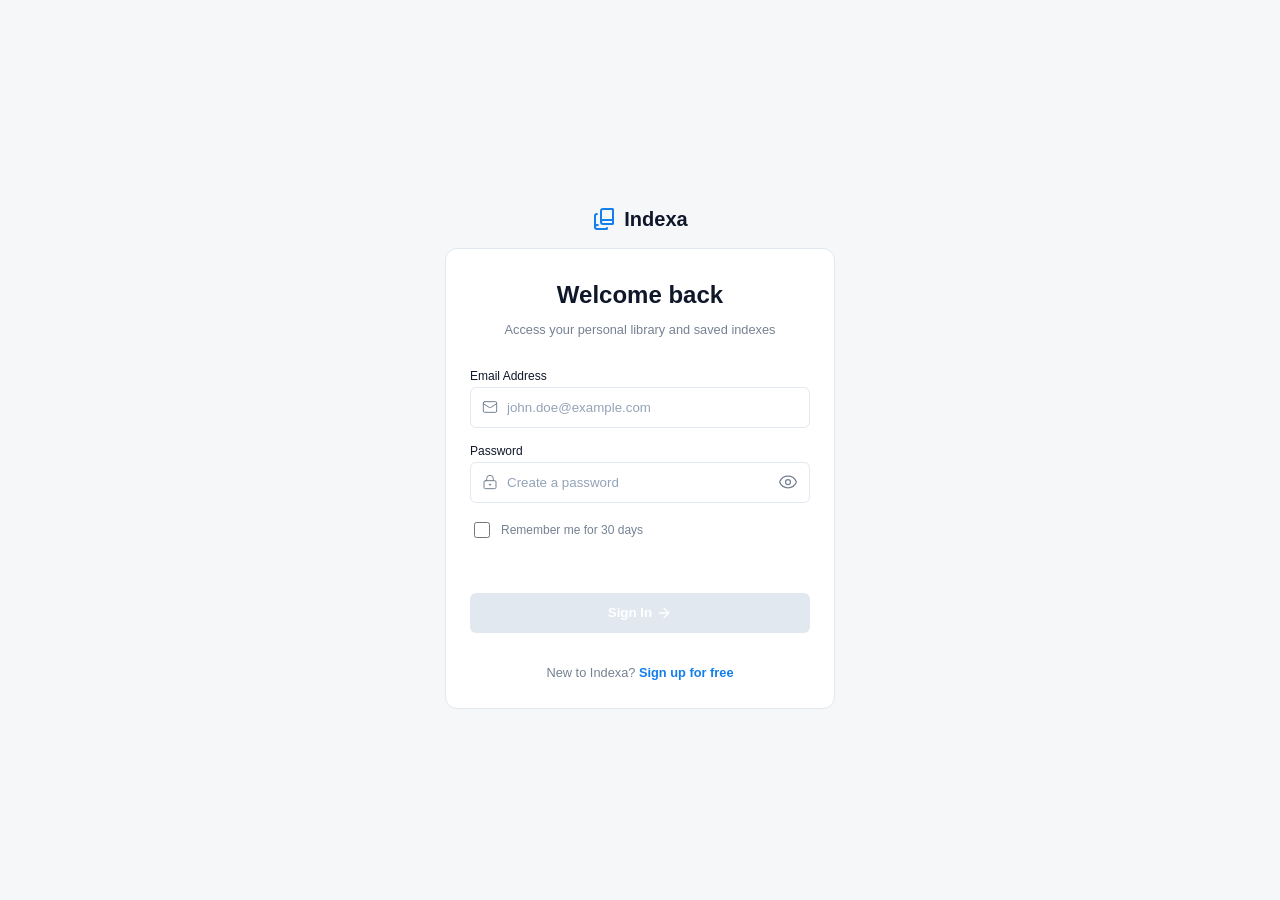
<file: index.html>
<!doctype html>
<html lang="es">
  <head>
    <meta charset="UTF-8" />
    <meta name="viewport" content="width=device-width, initial-scale=1.0" />
    <link rel="stylesheet" href="css/main.css"/>
    <link rel="stylesheet" href="css/sidebar.css"/>
    <link rel="stylesheet" href="css/home.css"/>

    <title>Indexa</title>
  </head>
  <body>
    <aside>
      <div class="topSider">
        <div class="title">  
          <svg xmlns="http://www.w3.org/2000/svg" width="32" height="32" viewBox="0 0 24 24" fill="none" stroke="currentColor" stroke-width="2.5" stroke-linecap="round" stroke-linejoin="round" class="lucide lucide-square-library-icon lucide-square-library"><rect width="18" height="18" x="3" y="3" rx="2"/><path d="M7 7v10"/><path d="M11 7v10"/><path d="m15 7 2 10"/></svg>
          <h2 id="mainTitle">Indexa</h2>
        </div>
        
        <ul>
          <li id="homeButton">
            <svg xmlns="http://www.w3.org/2000/svg" width="24" height="24" viewBox="0 0 24 24" fill="none" stroke="currentColor" stroke-width="2" stroke-linecap="round" stroke-linejoin="round" class="lucide lucide-house-icon lucide-house"><path d="M15 21v-8a1 1 0 0 0-1-1h-4a1 1 0 0 0-1 1v8"/><path d="M3 10a2 2 0 0 1 .709-1.528l7-6a2 2 0 0 1 2.582 0l7 6A2 2 0 0 1 21 10v9a2 2 0 0 1-2 2H5a2 2 0 0 1-2-2z"/></svg>
            <p>Home</p>
          </li>
          <li id="searchButton">
            <svg xmlns="http://www.w3.org/2000/svg" width="24" height="24" viewBox="0 0 24 24" fill="none" stroke="currentColor" stroke-width="2" stroke-linecap="round" stroke-linejoin="round" class="lucide lucide-search-icon lucide-search"><path d="m21 21-4.34-4.34"/><circle cx="11" cy="11" r="8"/></svg>
            <p>Search</p></li>
          <li id="libraryButton">
            <svg xmlns="http://www.w3.org/2000/svg" width="24" height="24" viewBox="0 0 24 24" fill="none" stroke="currentColor" stroke-width="2" stroke-linecap="round" stroke-linejoin="round" class="lucide lucide-library-big-icon lucide-library-big"><rect width="8" height="18" x="3" y="3" rx="1"/><path d="M7 3v18"/><path d="M20.4 18.9c.2.5-.1 1.1-.6 1.3l-1.9.7c-.5.2-1.1-.1-1.3-.6L11.1 5.1c-.2-.5.1-1.1.6-1.3l1.9-.7c.5-.2 1.1.1 1.3.6Z"/></svg>
            <p>Library</p></li>
          <li id="groupsButton">
            <svg xmlns="http://www.w3.org/2000/svg" width="24" height="24" viewBox="0 0 24 24" fill="none" stroke="currentColor" stroke-width="2" stroke-linecap="round" stroke-linejoin="round" class="lucide lucide-shapes-icon lucide-shapes"><path d="M8.3 10a.7.7 0 0 1-.626-1.079L11.4 3a.7.7 0 0 1 1.198-.043L16.3 8.9a.7.7 0 0 1-.572 1.1Z"/><rect x="3" y="14" width="7" height="7" rx="1"/><circle cx="17.5" cy="17.5" r="3.5"/></svg>
            <p>Categories</p></li>
          <hr>
          <li id="settingsButton">
            <svg xmlns="http://www.w3.org/2000/svg" width="24" height="24" viewBox="0 0 24 24" fill="none" stroke="currentColor" stroke-width="2" stroke-linecap="round" stroke-linejoin="round" class="lucide lucide-settings-icon lucide-settings"><path d="M9.671 4.136a2.34 2.34 0 0 1 4.659 0 2.34 2.34 0 0 0 3.319 1.915 2.34 2.34 0 0 1 2.33 4.033 2.34 2.34 0 0 0 0 3.831 2.34 2.34 0 0 1-2.33 4.033 2.34 2.34 0 0 0-3.319 1.915 2.34 2.34 0 0 1-4.659 0 2.34 2.34 0 0 0-3.32-1.915 2.34 2.34 0 0 1-2.33-4.033 2.34 2.34 0 0 0 0-3.831A2.34 2.34 0 0 1 6.35 6.051a2.34 2.34 0 0 0 3.319-1.915"/><circle cx="12" cy="12" r="3"/></svg>
            <p>Settings</p></li>
        </ul>
      </div>

      <div class="userContainer">
        <div class="userIcon">
            <img src="img/defaultUserIcon.jpg" alt="avatar">
        </div>
        <div class="userData">
          <p id="userDataName"></p>
          <p id="userDataEmail"></p>
        </div>
      </div>
    </aside>

    <main>
      <h1>Home</h1>
    </main>

    <script src="js/utils.js"></script>
    <script src="js/spinner.js"></script>
    <script src="js/sidebar.js"></script>
    </body>
</html>
</file>
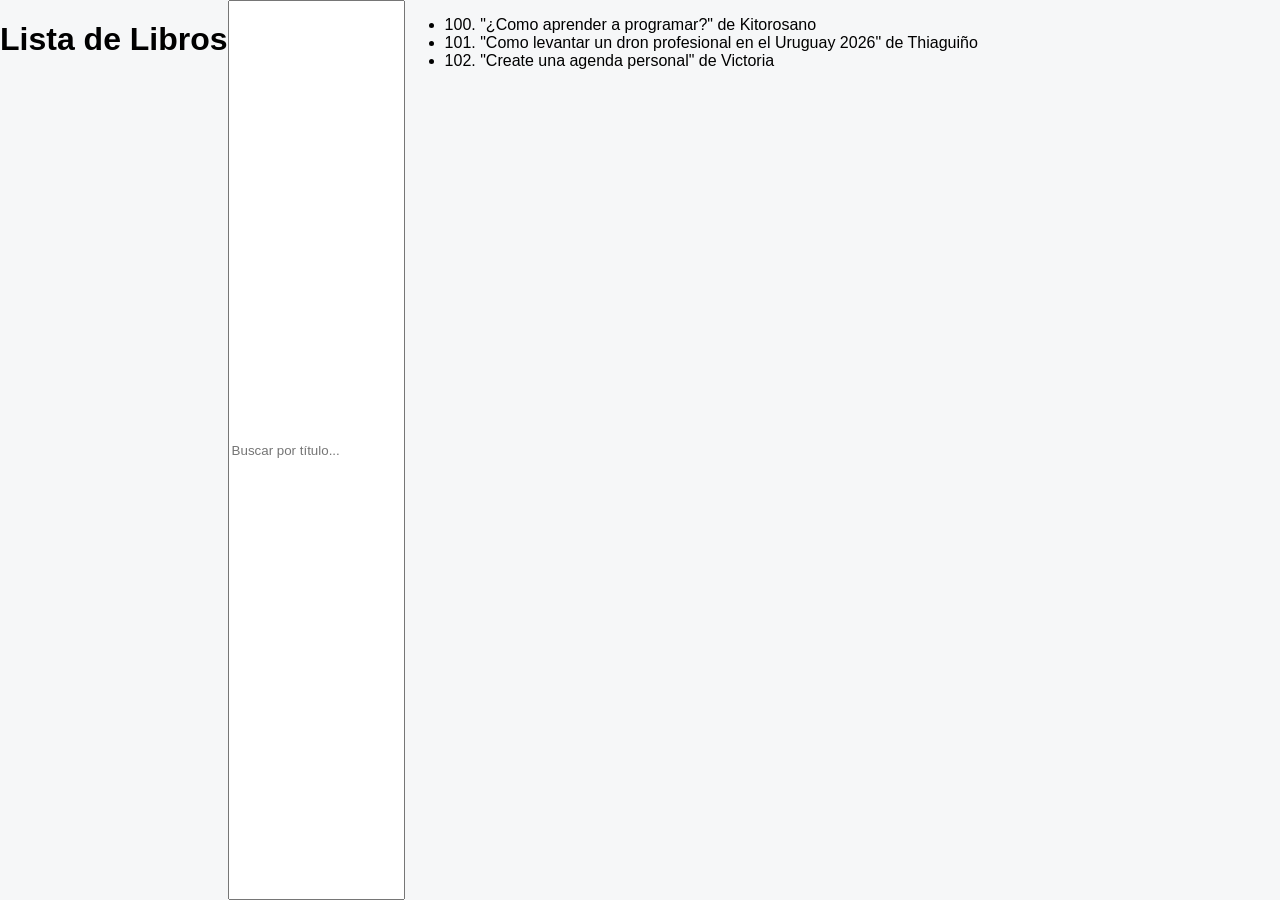
<file: books.html>
<!doctype html>
<html lang="es">
  <head>
    <meta charset="UTF-8" />
    <meta name="viewport" content="width=device-width, initial-scale=1.0" />
    <title>Indexa - My Books</title>
    <link rel="stylesheet" href="css/main.css" />
  </head>
  <body>
    <h1>Lista de Libros</h1>

    <!-- Campo de búsqueda -->
    <input type="search" name="q" placeholder="Buscar por título..." />

    <ul id="books-list">
      <!-- Los libros se insertarán aquí mediante JavaScript -->
    </ul>

    <!-- Insertar archivo JS -->
    <script src="js/books.js"></script>
  </body>
</html>
</file>
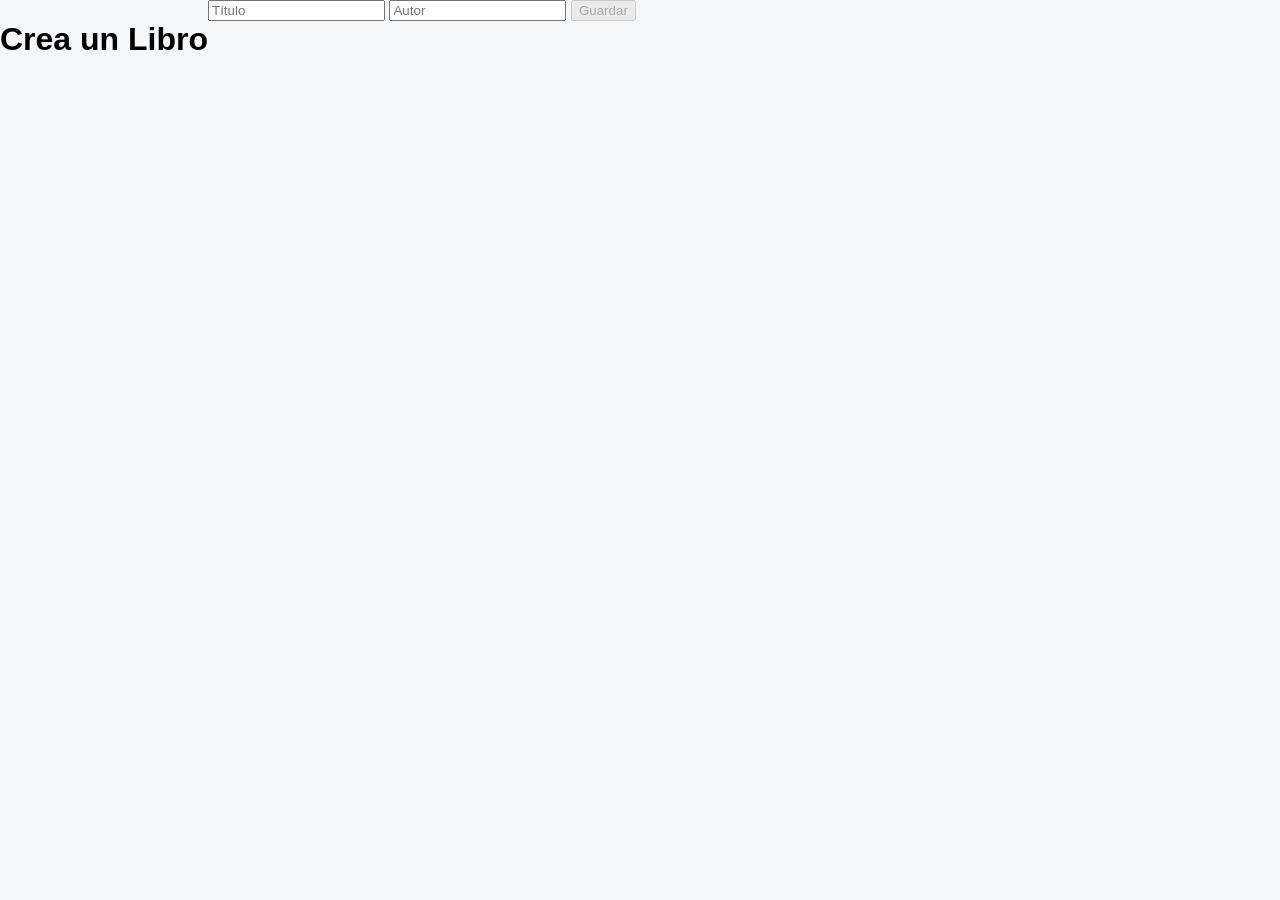
<file: create-books.html>
<!DOCTYPE html>
<html lang="en">
<head>
    <meta charset="UTF-8">
    <meta name="viewport" content="width=device-width, initial-scale=1.0">
    <title>Indexa - Create Book</title>
    <link rel="stylesheet" href="css/main.css" />
</head>
<body>
    <h1>Crea un Libro</h1>

    <form id="createBookFrom">
        <input type="text" id="title" placeholder="Título">
        <input type="text" id="author" placeholder="Autor">
        <button type="submit">Guardar</button>
    </form>

    <ul id="books-list">
      <!-- Los libros se insertarán aquí mediante JavaScript -->
    </ul>

    <script src="js/create-books.js"></script>
</body>
</html>
</file>
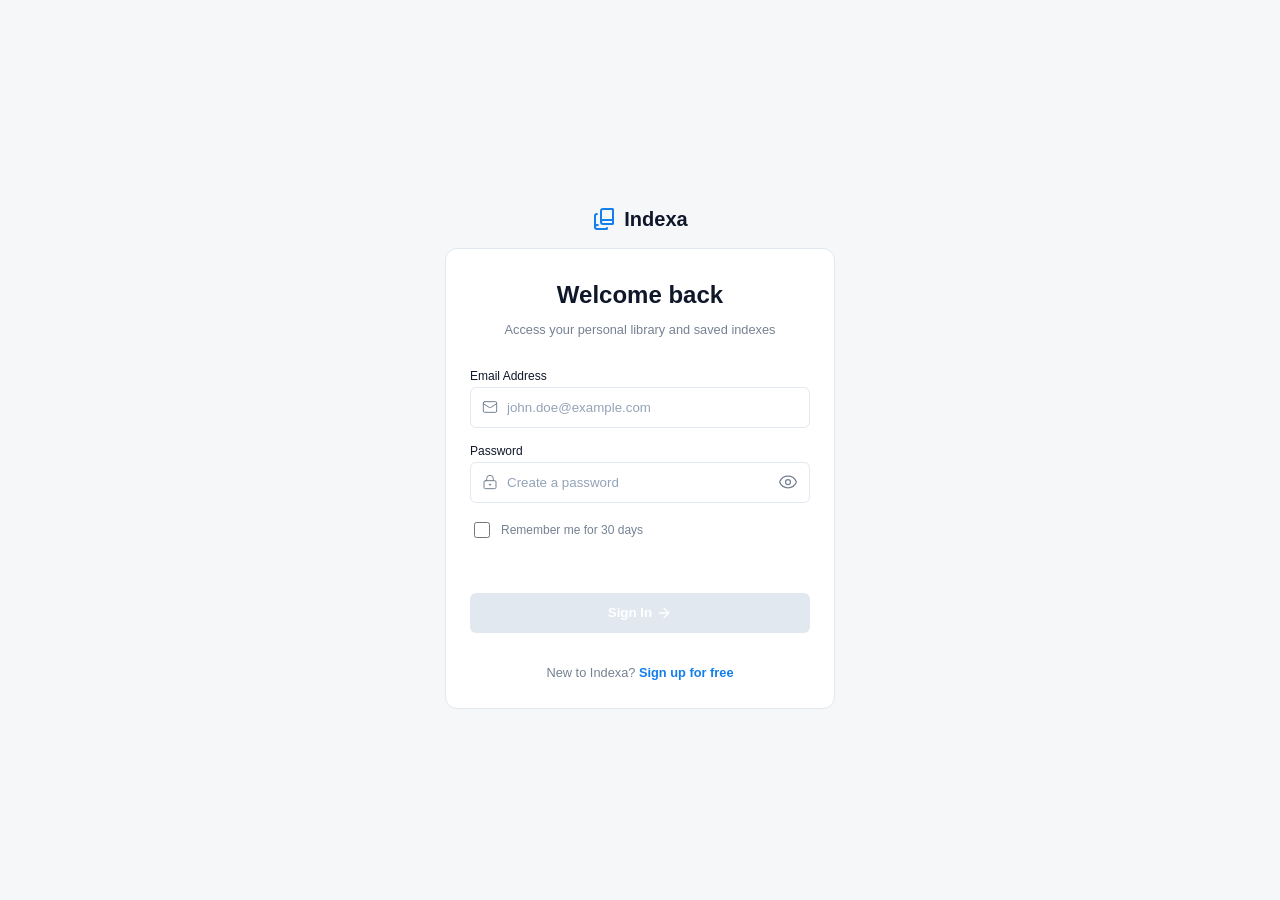
<file: groups.html>
<!doctype html>
<html lang="en">
  <head>
    <meta charset="UTF-8" />
    <meta name="viewport" content="width=device-width, initial-scale=1.0" />
    <title>Indexa - Groups</title>
    <link rel="stylesheet" href="css/main.css" />
    <link rel="stylesheet" href="css/sidebar.css" />
    <link rel="stylesheet" href="css/groups.css" />
  </head>
  <body>
    <aside>
      <div class="topSider">
        <div class="title">
          <svg
            xmlns="http://www.w3.org/2000/svg"
            width="32"
            height="32"
            viewBox="0 0 24 24"
            fill="none"
            stroke="currentColor"
            stroke-width="2.5"
            stroke-linecap="round"
            stroke-linejoin="round"
            class="lucide lucide-square-library-icon lucide-square-library"
          >
            <rect width="18" height="18" x="3" y="3" rx="2" />
            <path d="M7 7v10" />
            <path d="M11 7v10" />
            <path d="m15 7 2 10" />
          </svg>
          <h2 id="mainTitle">Indexa</h2>
        </div>

        <ul>
          <li id="homeButton">
            <svg
              xmlns="http://www.w3.org/2000/svg"
              width="24"
              height="24"
              viewBox="0 0 24 24"
              fill="none"
              stroke="currentColor"
              stroke-width="2"
              stroke-linecap="round"
              stroke-linejoin="round"
              class="lucide lucide-house-icon lucide-house"
            >
              <path d="M15 21v-8a1 1 0 0 0-1-1h-4a1 1 0 0 0-1 1v8" />
              <path
                d="M3 10a2 2 0 0 1 .709-1.528l7-6a2 2 0 0 1 2.582 0l7 6A2 2 0 0 1 21 10v9a2 2 0 0 1-2 2H5a2 2 0 0 1-2-2z"
              />
            </svg>
            <p>Home</p>
          </li>
          <li id="searchButton">
            <svg
              xmlns="http://www.w3.org/2000/svg"
              width="24"
              height="24"
              viewBox="0 0 24 24"
              fill="none"
              stroke="currentColor"
              stroke-width="2"
              stroke-linecap="round"
              stroke-linejoin="round"
              class="lucide lucide-search-icon lucide-search"
            >
              <path d="m21 21-4.34-4.34" />
              <circle cx="11" cy="11" r="8" />
            </svg>
            <p>Search</p>
          </li>
          <li id="libraryButton">
            <svg
              xmlns="http://www.w3.org/2000/svg"
              width="24"
              height="24"
              viewBox="0 0 24 24"
              fill="none"
              stroke="currentColor"
              stroke-width="2"
              stroke-linecap="round"
              stroke-linejoin="round"
              class="lucide lucide-library-big-icon lucide-library-big"
            >
              <rect width="8" height="18" x="3" y="3" rx="1" />
              <path d="M7 3v18" />
              <path
                d="M20.4 18.9c.2.5-.1 1.1-.6 1.3l-1.9.7c-.5.2-1.1-.1-1.3-.6L11.1 5.1c-.2-.5.1-1.1.6-1.3l1.9-.7c.5-.2 1.1.1 1.3.6Z"
              />
            </svg>
            <p>Library</p>
          </li>
          <li id="groupsButton">
            <svg
              xmlns="http://www.w3.org/2000/svg"
              width="24"
              height="24"
              viewBox="0 0 24 24"
              fill="none"
              stroke="currentColor"
              stroke-width="2"
              stroke-linecap="round"
              stroke-linejoin="round"
              class="lucide lucide-shapes-icon lucide-shapes"
            >
              <path
                d="M8.3 10a.7.7 0 0 1-.626-1.079L11.4 3a.7.7 0 0 1 1.198-.043L16.3 8.9a.7.7 0 0 1-.572 1.1Z"
              />
              <rect x="3" y="14" width="7" height="7" rx="1" />
              <circle cx="17.5" cy="17.5" r="3.5" />
            </svg>
            <p>Categories</p>
          </li>
          <hr />
          <li id="settingsButton">
            <svg
              xmlns="http://www.w3.org/2000/svg"
              width="24"
              height="24"
              viewBox="0 0 24 24"
              fill="none"
              stroke="currentColor"
              stroke-width="2"
              stroke-linecap="round"
              stroke-linejoin="round"
              class="lucide lucide-settings-icon lucide-settings"
            >
              <path
                d="M9.671 4.136a2.34 2.34 0 0 1 4.659 0 2.34 2.34 0 0 0 3.319 1.915 2.34 2.34 0 0 1 2.33 4.033 2.34 2.34 0 0 0 0 3.831 2.34 2.34 0 0 1-2.33 4.033 2.34 2.34 0 0 0-3.319 1.915 2.34 2.34 0 0 1-4.659 0 2.34 2.34 0 0 0-3.32-1.915 2.34 2.34 0 0 1-2.33-4.033 2.34 2.34 0 0 0 0-3.831A2.34 2.34 0 0 1 6.35 6.051a2.34 2.34 0 0 0 3.319-1.915"
              />
              <circle cx="12" cy="12" r="3" />
            </svg>
            <p>Settings</p>
          </li>
        </ul>
      </div>

      <div class="userContainer">
        <div class="userIcon">
          <img src="img/defaultUserIcon.jpg" alt="avatar" />
        </div>
        <div class="userData">
          <p id="userDataName"></p>
          <p id="userDataEmail"></p>
        </div>
      </div>
    </aside>

    <main>
      <h1>Groups</h1>
    </main>

    <script src="js/utils.js"></script>
    <script src="js/spinner.js"></script>
    <script src="js/sidebar.js"></script>
  </body>
</html>
</file>
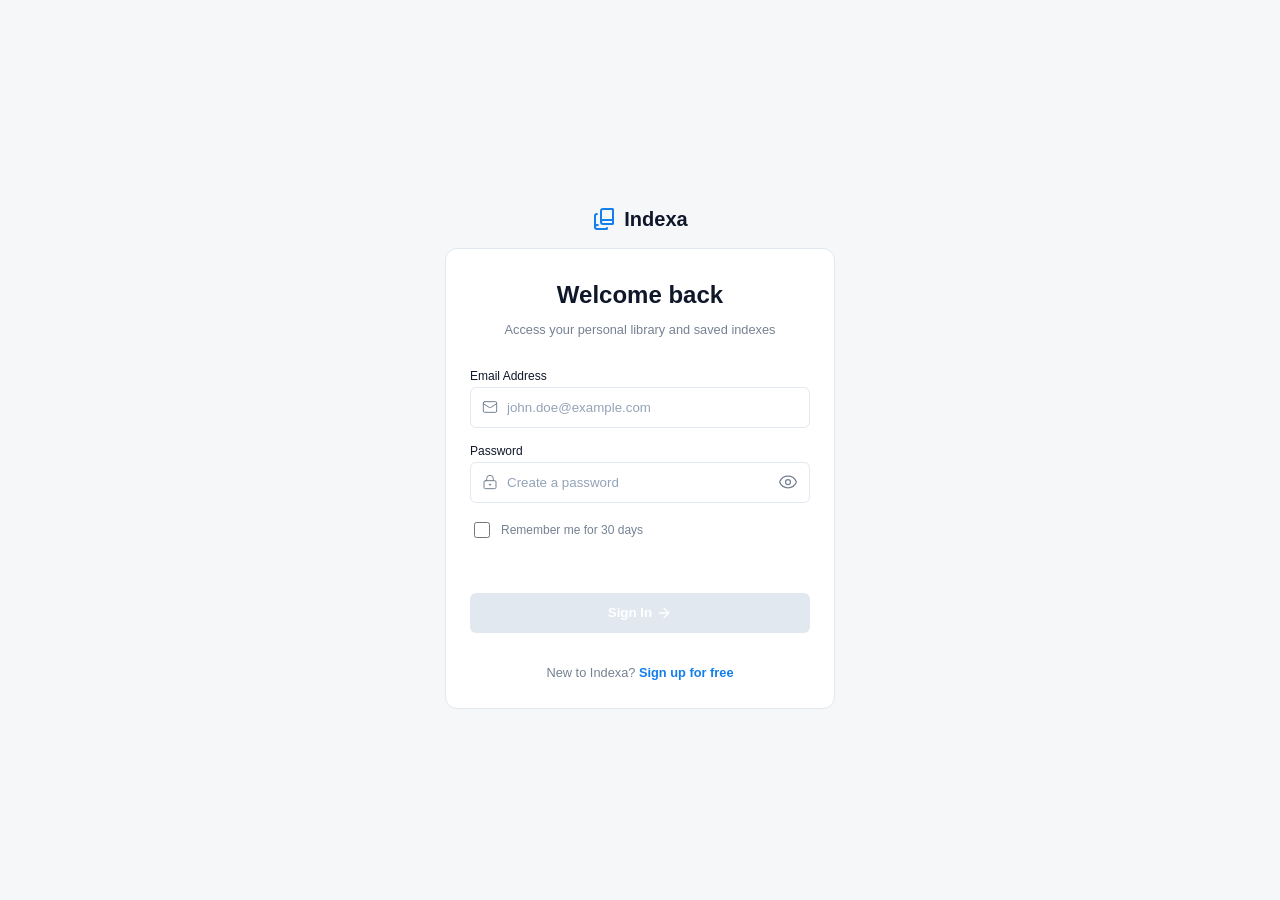
<file: library.html>
<!doctype html>
<html lang="en">
  <head>
    <meta charset="UTF-8" />
    <meta name="viewport" content="width=device-width, initial-scale=1.0" />
    <title>Indexa - Library</title>
    <link rel="stylesheet" href="css/main.css" />
    <link rel="stylesheet" href="css/sidebar.css" />
    <link rel="stylesheet" href="css/library.css" />
  </head>
  <body>
    <aside>
      <div class="topSider">
        <div class="title">
          <svg
            xmlns="http://www.w3.org/2000/svg"
            width="32"
            height="32"
            viewBox="0 0 24 24"
            fill="none"
            stroke="currentColor"
            stroke-width="2.5"
            stroke-linecap="round"
            stroke-linejoin="round"
            class="lucide lucide-square-library-icon lucide-square-library"
          >
            <rect width="18" height="18" x="3" y="3" rx="2" />
            <path d="M7 7v10" />
            <path d="M11 7v10" />
            <path d="m15 7 2 10" />
          </svg>
          <h2 id="mainTitle">Indexa</h2>
        </div>

        <ul>
          <li id="homeButton">
            <svg
              xmlns="http://www.w3.org/2000/svg"
              width="24"
              height="24"
              viewBox="0 0 24 24"
              fill="none"
              stroke="currentColor"
              stroke-width="2"
              stroke-linecap="round"
              stroke-linejoin="round"
              class="lucide lucide-house-icon lucide-house"
            >
              <path d="M15 21v-8a1 1 0 0 0-1-1h-4a1 1 0 0 0-1 1v8" />
              <path
                d="M3 10a2 2 0 0 1 .709-1.528l7-6a2 2 0 0 1 2.582 0l7 6A2 2 0 0 1 21 10v9a2 2 0 0 1-2 2H5a2 2 0 0 1-2-2z"
              />
            </svg>
            <p>Home</p>
          </li>
          <li id="searchButton">
            <svg
              xmlns="http://www.w3.org/2000/svg"
              width="24"
              height="24"
              viewBox="0 0 24 24"
              fill="none"
              stroke="currentColor"
              stroke-width="2"
              stroke-linecap="round"
              stroke-linejoin="round"
              class="lucide lucide-search-icon lucide-search"
            >
              <path d="m21 21-4.34-4.34" />
              <circle cx="11" cy="11" r="8" />
            </svg>
            <p>Search</p>
          </li>
          <li id="libraryButton">
            <svg
              xmlns="http://www.w3.org/2000/svg"
              width="24"
              height="24"
              viewBox="0 0 24 24"
              fill="none"
              stroke="currentColor"
              stroke-width="2"
              stroke-linecap="round"
              stroke-linejoin="round"
              class="lucide lucide-library-big-icon lucide-library-big"
            >
              <rect width="8" height="18" x="3" y="3" rx="1" />
              <path d="M7 3v18" />
              <path
                d="M20.4 18.9c.2.5-.1 1.1-.6 1.3l-1.9.7c-.5.2-1.1-.1-1.3-.6L11.1 5.1c-.2-.5.1-1.1.6-1.3l1.9-.7c.5-.2 1.1.1 1.3.6Z"
              />
            </svg>
            <p>Library</p>
          </li>
          <li id="groupsButton">
            <svg
              xmlns="http://www.w3.org/2000/svg"
              width="24"
              height="24"
              viewBox="0 0 24 24"
              fill="none"
              stroke="currentColor"
              stroke-width="2"
              stroke-linecap="round"
              stroke-linejoin="round"
              class="lucide lucide-shapes-icon lucide-shapes"
            >
              <path
                d="M8.3 10a.7.7 0 0 1-.626-1.079L11.4 3a.7.7 0 0 1 1.198-.043L16.3 8.9a.7.7 0 0 1-.572 1.1Z"
              />
              <rect x="3" y="14" width="7" height="7" rx="1" />
              <circle cx="17.5" cy="17.5" r="3.5" />
            </svg>
            <p>Categories</p>
          </li>
          <hr />
          <li id="settingsButton">
            <svg
              xmlns="http://www.w3.org/2000/svg"
              width="24"
              height="24"
              viewBox="0 0 24 24"
              fill="none"
              stroke="currentColor"
              stroke-width="2"
              stroke-linecap="round"
              stroke-linejoin="round"
              class="lucide lucide-settings-icon lucide-settings"
            >
              <path
                d="M9.671 4.136a2.34 2.34 0 0 1 4.659 0 2.34 2.34 0 0 0 3.319 1.915 2.34 2.34 0 0 1 2.33 4.033 2.34 2.34 0 0 0 0 3.831 2.34 2.34 0 0 1-2.33 4.033 2.34 2.34 0 0 0-3.319 1.915 2.34 2.34 0 0 1-4.659 0 2.34 2.34 0 0 0-3.32-1.915 2.34 2.34 0 0 1-2.33-4.033 2.34 2.34 0 0 0 0-3.831A2.34 2.34 0 0 1 6.35 6.051a2.34 2.34 0 0 0 3.319-1.915"
              />
              <circle cx="12" cy="12" r="3" />
            </svg>
            <p>Settings</p>
          </li>
        </ul>
      </div>

      <div class="userContainer">
        <div class="userIcon">
          <img src="img/defaultUserIcon.jpg" alt="avatar" />
        </div>
        <div class="userData">
          <p id="userDataName"></p>
          <p id="userDataEmail"></p>
        </div>
      </div>
    </aside>

    <main>
      <h1>Library</h1>
    </main>

    <script src="js/utils.js"></script>
    <script src="js/spinner.js"></script>
    <script src="js/sidebar.js"></script>
  </body>
</html>
</file>
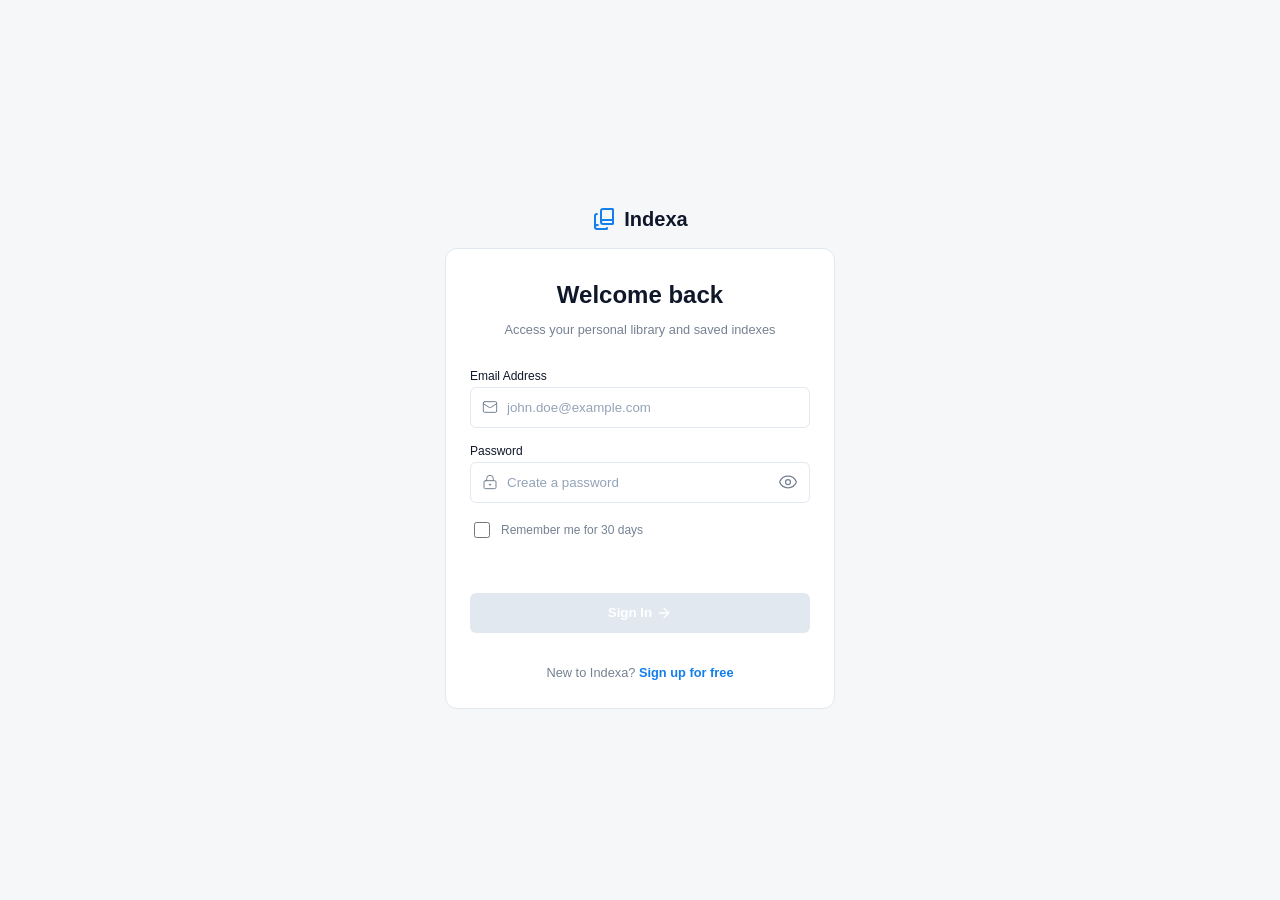
<file: login.html>
<!doctype html>
<html lang="en">
  <head>
    <meta charset="UTF-8" />
    <meta name="viewport" content="width=device-width, initial-scale=1.0" />
    <title>Indexa - Log In</title>
    <link rel="stylesheet" href="css/main.css" />
    <link rel="stylesheet" href="css/login.css" />
  </head>
  <body>
    <h2 id="indexa-title">
      <svg
        xmlns="http://www.w3.org/2000/svg"
        width="24"
        height="24"
        viewBox="0 0 24 24"
        fill="none"
        stroke="currentColor"
        stroke-width="2"
        stroke-linecap="round"
        stroke-linejoin="round"
        class="lucide lucide-book-copy-icon lucide-book-copy"
      >
        <path d="M5 7a2 2 0 0 0-2 2v11" />
        <path d="M5.803 18H5a2 2 0 0 0 0 4h9.5a.5.5 0 0 0 .5-.5V21" />
        <path
          d="M9 15V4a2 2 0 0 1 2-2h9.5a.5.5 0 0 1 .5.5v14a.5.5 0 0 1-.5.5H11a2 2 0 0 1 0-4h10"
        />
      </svg>
      Indexa
    </h2>

    <main>
      <h1>Welcome back</h1>
      <p>Access your personal library and saved indexes</p>

      <form id="loginForm">
        <label for="email">Email Address</label>
        <div class="form-input-container">
          <svg
            xmlns="http://www.w3.org/2000/svg"
            width="24"
            height="24"
            viewBox="0 0 24 24"
            fill="none"
            stroke="currentColor"
            stroke-width="2"
            stroke-linecap="round"
            stroke-linejoin="round"
            class="form-input-left-icon"
          >
            <path d="m22 7-8.991 5.727a2 2 0 0 1-2.009 0L2 7" />
            <rect x="2" y="4" width="20" height="16" rx="2" />
          </svg>
          <input
            type="email"
            id="email"
            placeholder="john.doe@example.com"
            min="6"
          />
        </div>

        <label for="password">Password</label>
        <div class="form-input-container">
          <svg
            xmlns="http://www.w3.org/2000/svg"
            width="24"
            height="24"
            viewBox="0 0 24 24"
            fill="none"
            stroke="currentColor"
            stroke-width="2"
            stroke-linecap="round"
            stroke-linejoin="round"
            class="form-input-left-icon"
          >
            <circle cx="12" cy="16" r="1" />
            <rect x="3" y="10" width="18" height="12" rx="2" />
            <path d="M7 10V7a5 5 0 0 1 10 0v3" />
          </svg>
          <input
            type="password"
            id="password"
            placeholder="Create a password"
            minlength="6"
          />
          <svg
            id="showPasswordIcon"
            xmlns="http://www.w3.org/2000/svg"
            width="24"
            height="24"
            viewBox="0 0 24 24"
            fill="none"
            stroke="currentColor"
            stroke-width="2"
            stroke-linecap="round"
            stroke-linejoin="round"
            class="form-input-right-icon"
          >
            <path
              d="M2.062 12.348a1 1 0 0 1 0-.696 10.75 10.75 0 0 1 19.876 0 1 1 0 0 1 0 .696 10.75 10.75 0 0 1-19.876 0"
            />
            <circle cx="12" cy="12" r="3" />
          </svg>
        </div>
        
        <div class="remember-me-container">
          <input type="checkbox" name="rememberMe" id="rememberMe">
          <label for="rememberMe">Remember me for 30 days</label>
        </div>

        <div id="messageContainer"></div>

        <button type="submit">
          Sign In

          <svg
            xmlns="http://www.w3.org/2000/svg"
            width="24"
            height="24"
            viewBox="0 0 24 24"
            fill="none"
            stroke="currentColor"
            stroke-width="2"
            stroke-linecap="round"
            stroke-linejoin="round"
            class="lucide lucide-arrow-right-icon lucide-arrow-right"
          >
            <path d="M5 12h14" />
            <path d="m12 5 7 7-7 7" />
          </svg>
        </button>
      </form>

      <p>
        New to Indexa?
        <a href="register.html">Sign up for free</a>
      </p>
    </main>

    <script src="js/utils.js"></script>
    <script src="js/spinner.js"></script>
    <script src="js/login.js"></script>
  </body>
</html>
</file>
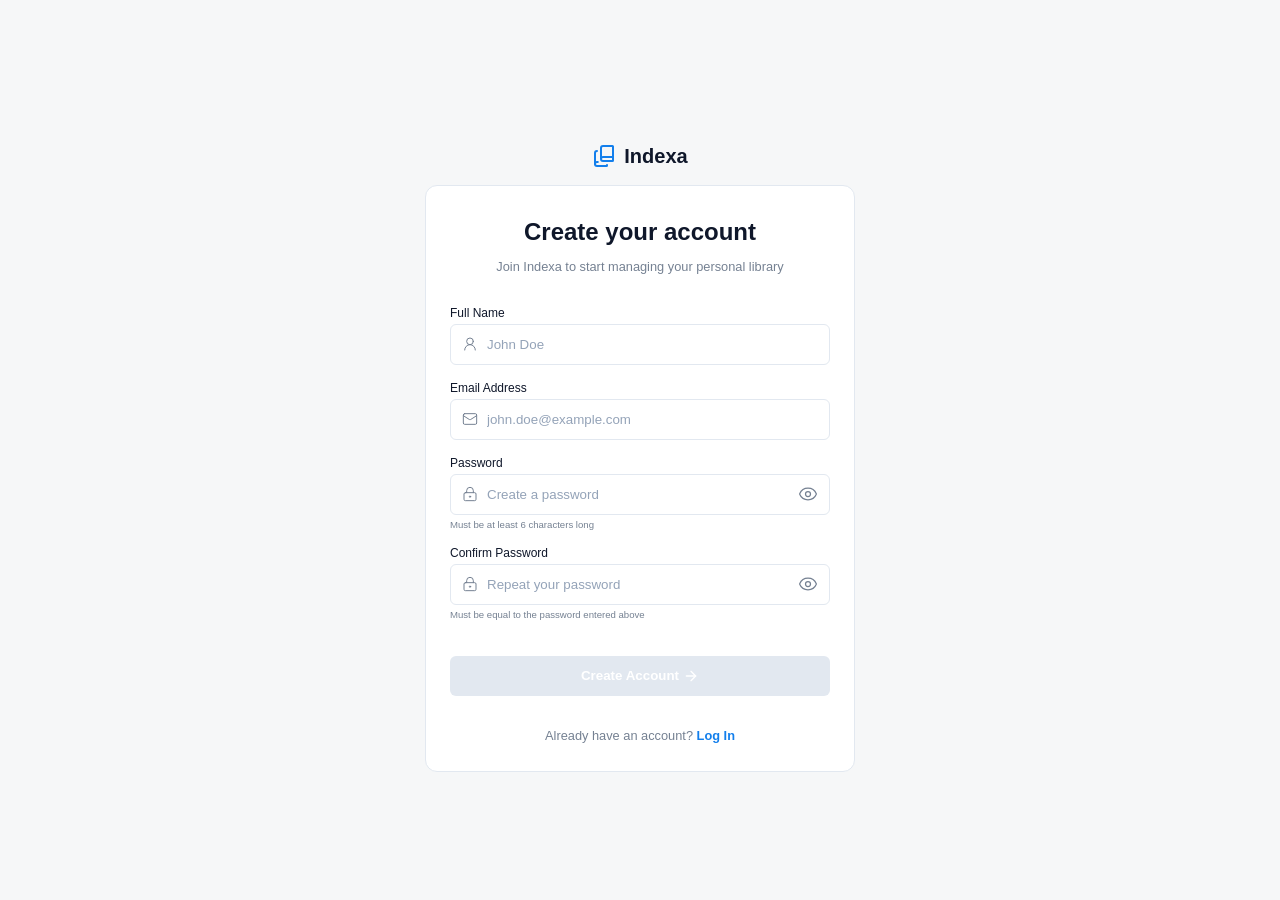
<file: register.html>
<!doctype html>
<html lang="en">
  <head>
    <meta charset="UTF-8" />
    <meta name="viewport" content="width=device-width, initial-scale=1.0" />
    <title>Indexa - Create Your account</title>
    <link rel="stylesheet" href="css/main.css" />
    <link rel="stylesheet" href="css/register.css" />
  </head>
  <body>
    <h2 id="indexa-title">
      <svg
        xmlns="http://www.w3.org/2000/svg"
        width="24"
        height="24"
        viewBox="0 0 24 24"
        fill="none"
        stroke="currentColor"
        stroke-width="2"
        stroke-linecap="round"
        stroke-linejoin="round"
        class="lucide lucide-book-copy-icon lucide-book-copy"
      >
        <path d="M5 7a2 2 0 0 0-2 2v11" />
        <path d="M5.803 18H5a2 2 0 0 0 0 4h9.5a.5.5 0 0 0 .5-.5V21" />
        <path
          d="M9 15V4a2 2 0 0 1 2-2h9.5a.5.5 0 0 1 .5.5v14a.5.5 0 0 1-.5.5H11a2 2 0 0 1 0-4h10"
        />
      </svg>
      Indexa
    </h2>
    <main>
      <h1>Create your account</h1>
      <p>Join Indexa to start managing your personal library</p>

      <form id="registerForm">
        <label for="name">Full Name</label>
        <div class="form-input-container">
          <svg
            xmlns="http://www.w3.org/2000/svg"
            width="24"
            height="24"
            viewBox="0 0 24 24"
            fill="none"
            stroke="currentColor"
            stroke-width="2"
            stroke-linecap="round"
            stroke-linejoin="round"
            class="form-input-left-icon"
          >
            <circle cx="12" cy="8" r="5" />
            <path d="M20 21a8 8 0 0 0-16 0" />
          </svg>
          <input type="text" id="name" placeholder="John Doe" />
        </div>

        <label for="email">Email Address</label>
        <div class="form-input-container">
          <svg
            xmlns="http://www.w3.org/2000/svg"
            width="24"
            height="24"
            viewBox="0 0 24 24"
            fill="none"
            stroke="currentColor"
            stroke-width="2"
            stroke-linecap="round"
            stroke-linejoin="round"
            class="form-input-left-icon"
          >
            <path d="m22 7-8.991 5.727a2 2 0 0 1-2.009 0L2 7" />
            <rect x="2" y="4" width="20" height="16" rx="2" />
          </svg>
          <input
            type="email"
            id="email"
            placeholder="john.doe@example.com"
            min="6"
          />
        </div>

        <label for="password">Password</label>
        <div class="form-input-container">
          <svg
            xmlns="http://www.w3.org/2000/svg"
            width="24"
            height="24"
            viewBox="0 0 24 24"
            fill="none"
            stroke="currentColor"
            stroke-width="2"
            stroke-linecap="round"
            stroke-linejoin="round"
            class="form-input-left-icon"
          >
            <circle cx="12" cy="16" r="1" />
            <rect x="3" y="10" width="18" height="12" rx="2" />
            <path d="M7 10V7a5 5 0 0 1 10 0v3" />
          </svg>
          <input
            type="password"
            id="password"
            placeholder="Create a password"
            minlength="6"
          />
          <svg
            id="showPasswordIcon"
            xmlns="http://www.w3.org/2000/svg"
            width="24"
            height="24"
            viewBox="0 0 24 24"
            fill="none"
            stroke="currentColor"
            stroke-width="2"
            stroke-linecap="round"
            stroke-linejoin="round"
            class="form-input-right-icon"
          >
            <path
              d="M2.062 12.348a1 1 0 0 1 0-.696 10.75 10.75 0 0 1 19.876 0 1 1 0 0 1 0 .696 10.75 10.75 0 0 1-19.876 0"
            />
            <circle cx="12" cy="12" r="3" />
          </svg>
        </div>
        <span id="passwordRequirements"
          >Must be at least 6 characters long</span
        >

        <label for="confirmPassword">Confirm Password</label>
        <div class="form-input-container">
          <svg
            xmlns="http://www.w3.org/2000/svg"
            width="24"
            height="24"
            viewBox="0 0 24 24"
            fill="none"
            stroke="currentColor"
            stroke-width="2"
            stroke-linecap="round"
            stroke-linejoin="round"
            class="form-input-left-icon"
          >
            <circle cx="12" cy="16" r="1" />
            <rect x="3" y="10" width="18" height="12" rx="2" />
            <path d="M7 10V7a5 5 0 0 1 10 0v3" />
          </svg>
          <input
            type="password"
            id="confirmPassword"
            placeholder="Repeat your password"
            minlength="6"
          />
          <svg
            id="showConfirmPasswordIcon"
            xmlns="http://www.w3.org/2000/svg"
            width="24"
            height="24"
            viewBox="0 0 24 24"
            fill="none"
            stroke="currentColor"
            stroke-width="2"
            stroke-linecap="round"
            stroke-linejoin="round"
            class="form-input-right-icon"
          >
            <path
              d="M2.062 12.348a1 1 0 0 1 0-.696 10.75 10.75 0 0 1 19.876 0 1 1 0 0 1 0 .696 10.75 10.75 0 0 1-19.876 0"
            />
            <circle cx="12" cy="12" r="3" />
          </svg>
        </div>
        <span id="passwordRequirements"
          >Must be equal to the password entered above</span
        >

        <span id="messageContainer"></span>

        <button type="submit">
          Create Account

          <svg
            xmlns="http://www.w3.org/2000/svg"
            width="24"
            height="24"
            viewBox="0 0 24 24"
            fill="none"
            stroke="currentColor"
            stroke-width="2"
            stroke-linecap="round"
            stroke-linejoin="round"
            class="lucide lucide-arrow-right-icon lucide-arrow-right"
          >
            <path d="M5 12h14" />
            <path d="m12 5 7 7-7 7" />
          </svg>
        </button>
      </form>

      <p>
        Already have an account?
        <a href="login.html">Log In</a>
      </p>
    </main>

    <script src="js/utils.js"></script>
    <script src="js/spinner.js"></script>
    <script src="js/register.js"></script>
  </body>
</html>
</file>
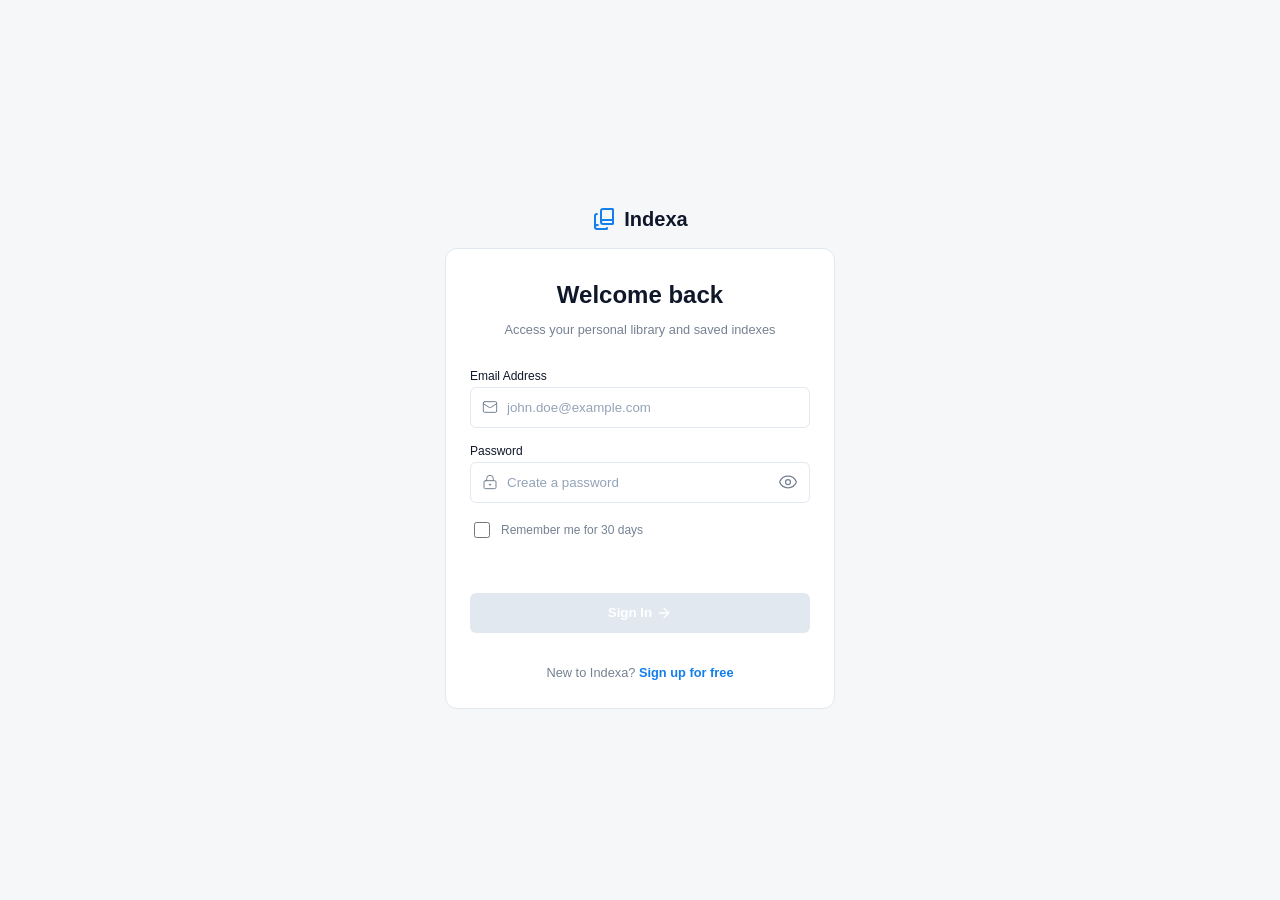
<file: search.html>
<!doctype html>
<html lang="en">
  <head>
    <meta charset="UTF-8" />
    <meta name="viewport" content="width=device-width, initial-scale=1.0" />
    <title>Indexa - Search Indexes</title>
    <link rel="stylesheet" href="css/main.css" />
    <link rel="stylesheet" href="css/sidebar.css" />
    <link rel="stylesheet" href="css/search.css" />
  </head>
  <body>
    <aside>
      <div class="topSider">
        <div class="title">
          <svg
            xmlns="http://www.w3.org/2000/svg"
            width="32"
            height="32"
            viewBox="0 0 24 24"
            fill="none"
            stroke="currentColor"
            stroke-width="2.5"
            stroke-linecap="round"
            stroke-linejoin="round"
            class="lucide lucide-square-library-icon lucide-square-library"
          >
            <rect width="18" height="18" x="3" y="3" rx="2" />
            <path d="M7 7v10" />
            <path d="M11 7v10" />
            <path d="m15 7 2 10" />
          </svg>
          <h2 id="mainTitle">Indexa</h2>
        </div>

        <ul>
          <li id="homeButton">
            <svg
              xmlns="http://www.w3.org/2000/svg"
              width="24"
              height="24"
              viewBox="0 0 24 24"
              fill="none"
              stroke="currentColor"
              stroke-width="2"
              stroke-linecap="round"
              stroke-linejoin="round"
              class="lucide lucide-house-icon lucide-house"
            >
              <path d="M15 21v-8a1 1 0 0 0-1-1h-4a1 1 0 0 0-1 1v8" />
              <path
                d="M3 10a2 2 0 0 1 .709-1.528l7-6a2 2 0 0 1 2.582 0l7 6A2 2 0 0 1 21 10v9a2 2 0 0 1-2 2H5a2 2 0 0 1-2-2z"
              />
            </svg>
            <p>Home</p>
          </li>
          <li id="searchButton">
            <svg
              xmlns="http://www.w3.org/2000/svg"
              width="24"
              height="24"
              viewBox="0 0 24 24"
              fill="none"
              stroke="currentColor"
              stroke-width="2"
              stroke-linecap="round"
              stroke-linejoin="round"
              class="lucide lucide-search-icon lucide-search"
            >
              <path d="m21 21-4.34-4.34" />
              <circle cx="11" cy="11" r="8" />
            </svg>
            <p>Search</p>
          </li>
          <li id="libraryButton">
            <svg
              xmlns="http://www.w3.org/2000/svg"
              width="24"
              height="24"
              viewBox="0 0 24 24"
              fill="none"
              stroke="currentColor"
              stroke-width="2"
              stroke-linecap="round"
              stroke-linejoin="round"
              class="lucide lucide-library-big-icon lucide-library-big"
            >
              <rect width="8" height="18" x="3" y="3" rx="1" />
              <path d="M7 3v18" />
              <path
                d="M20.4 18.9c.2.5-.1 1.1-.6 1.3l-1.9.7c-.5.2-1.1-.1-1.3-.6L11.1 5.1c-.2-.5.1-1.1.6-1.3l1.9-.7c.5-.2 1.1.1 1.3.6Z"
              />
            </svg>
            <p>Library</p>
          </li>
          <li id="groupsButton">
            <svg
              xmlns="http://www.w3.org/2000/svg"
              width="24"
              height="24"
              viewBox="0 0 24 24"
              fill="none"
              stroke="currentColor"
              stroke-width="2"
              stroke-linecap="round"
              stroke-linejoin="round"
              class="lucide lucide-shapes-icon lucide-shapes"
            >
              <path
                d="M8.3 10a.7.7 0 0 1-.626-1.079L11.4 3a.7.7 0 0 1 1.198-.043L16.3 8.9a.7.7 0 0 1-.572 1.1Z"
              />
              <rect x="3" y="14" width="7" height="7" rx="1" />
              <circle cx="17.5" cy="17.5" r="3.5" />
            </svg>
            <p>Categories</p>
          </li>
          <hr />
          <li id="settingsButton">
            <svg
              xmlns="http://www.w3.org/2000/svg"
              width="24"
              height="24"
              viewBox="0 0 24 24"
              fill="none"
              stroke="currentColor"
              stroke-width="2"
              stroke-linecap="round"
              stroke-linejoin="round"
              class="lucide lucide-settings-icon lucide-settings"
            >
              <path
                d="M9.671 4.136a2.34 2.34 0 0 1 4.659 0 2.34 2.34 0 0 0 3.319 1.915 2.34 2.34 0 0 1 2.33 4.033 2.34 2.34 0 0 0 0 3.831 2.34 2.34 0 0 1-2.33 4.033 2.34 2.34 0 0 0-3.319 1.915 2.34 2.34 0 0 1-4.659 0 2.34 2.34 0 0 0-3.32-1.915 2.34 2.34 0 0 1-2.33-4.033 2.34 2.34 0 0 0 0-3.831A2.34 2.34 0 0 1 6.35 6.051a2.34 2.34 0 0 0 3.319-1.915"
              />
              <circle cx="12" cy="12" r="3" />
            </svg>
            <p>Settings</p>
          </li>
        </ul>
      </div>

      <div class="userContainer">
        <div class="userIcon">
          <img src="img/defaultUserIcon.jpg" alt="avatar" />
        </div>
        <div class="userData">
          <p id="userDataName"></p>
          <p id="userDataEmail"></p>
        </div>
      </div>
    </aside>

    <main>
      <h1>Search Indexes</h1>
    </main>

    <script src="js/utils.js"></script>
    <script src="js/spinner.js"></script>
    <script src="js/sidebar.js"></script>
  </body>
</html>
</file>
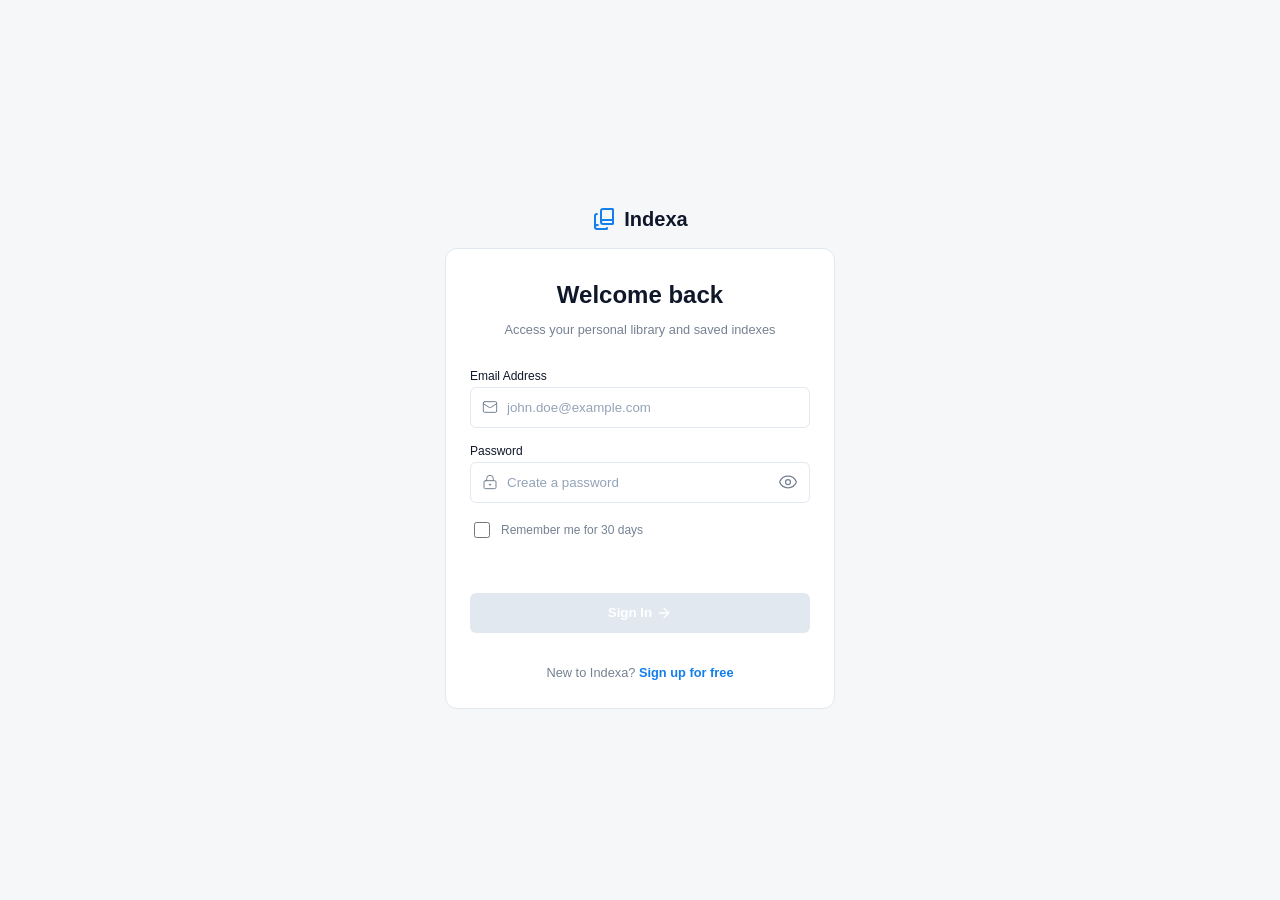
<file: settings.html>
<!doctype html>
<html lang="en">
  <head>
    <meta charset="UTF-8" />
    <meta name="viewport" content="width=device-width, initial-scale=1.0" />
    <title>Indexa - Settings</title>
    <link rel="stylesheet" href="css/main.css" />
    <link rel="stylesheet" href="css/sidebar.css" />
    <link rel="stylesheet" href="css/settings.css" />
  </head>
  <body>
    <aside>
      <div class="topSider">
        <div class="title">
          <svg
            xmlns="http://www.w3.org/2000/svg"
            width="32"
            height="32"
            viewBox="0 0 24 24"
            fill="none"
            stroke="currentColor"
            stroke-width="2.5"
            stroke-linecap="round"
            stroke-linejoin="round"
            class="lucide lucide-square-library-icon lucide-square-library"
          >
            <rect width="18" height="18" x="3" y="3" rx="2" />
            <path d="M7 7v10" />
            <path d="M11 7v10" />
            <path d="m15 7 2 10" />
          </svg>
          <h2 id="mainTitle">Indexa</h2>
        </div>

        <ul>
          <li id="homeButton">
            <svg
              xmlns="http://www.w3.org/2000/svg"
              width="24"
              height="24"
              viewBox="0 0 24 24"
              fill="none"
              stroke="currentColor"
              stroke-width="2"
              stroke-linecap="round"
              stroke-linejoin="round"
              class="lucide lucide-house-icon lucide-house"
            >
              <path d="M15 21v-8a1 1 0 0 0-1-1h-4a1 1 0 0 0-1 1v8" />
              <path
                d="M3 10a2 2 0 0 1 .709-1.528l7-6a2 2 0 0 1 2.582 0l7 6A2 2 0 0 1 21 10v9a2 2 0 0 1-2 2H5a2 2 0 0 1-2-2z"
              />
            </svg>
            <p>Home</p>
          </li>
          <li id="searchButton">
            <svg
              xmlns="http://www.w3.org/2000/svg"
              width="24"
              height="24"
              viewBox="0 0 24 24"
              fill="none"
              stroke="currentColor"
              stroke-width="2"
              stroke-linecap="round"
              stroke-linejoin="round"
              class="lucide lucide-search-icon lucide-search"
            >
              <path d="m21 21-4.34-4.34" />
              <circle cx="11" cy="11" r="8" />
            </svg>
            <p>Search</p>
          </li>
          <li id="libraryButton">
            <svg
              xmlns="http://www.w3.org/2000/svg"
              width="24"
              height="24"
              viewBox="0 0 24 24"
              fill="none"
              stroke="currentColor"
              stroke-width="2"
              stroke-linecap="round"
              stroke-linejoin="round"
              class="lucide lucide-library-big-icon lucide-library-big"
            >
              <rect width="8" height="18" x="3" y="3" rx="1" />
              <path d="M7 3v18" />
              <path
                d="M20.4 18.9c.2.5-.1 1.1-.6 1.3l-1.9.7c-.5.2-1.1-.1-1.3-.6L11.1 5.1c-.2-.5.1-1.1.6-1.3l1.9-.7c.5-.2 1.1.1 1.3.6Z"
              />
            </svg>
            <p>Library</p>
          </li>
          <li id="groupsButton">
            <svg
              xmlns="http://www.w3.org/2000/svg"
              width="24"
              height="24"
              viewBox="0 0 24 24"
              fill="none"
              stroke="currentColor"
              stroke-width="2"
              stroke-linecap="round"
              stroke-linejoin="round"
              class="lucide lucide-shapes-icon lucide-shapes"
            >
              <path
                d="M8.3 10a.7.7 0 0 1-.626-1.079L11.4 3a.7.7 0 0 1 1.198-.043L16.3 8.9a.7.7 0 0 1-.572 1.1Z"
              />
              <rect x="3" y="14" width="7" height="7" rx="1" />
              <circle cx="17.5" cy="17.5" r="3.5" />
            </svg>
            <p>Categories</p>
          </li>
          <hr />
          <li id="settingsButton">
            <svg
              xmlns="http://www.w3.org/2000/svg"
              width="24"
              height="24"
              viewBox="0 0 24 24"
              fill="none"
              stroke="currentColor"
              stroke-width="2"
              stroke-linecap="round"
              stroke-linejoin="round"
              class="lucide lucide-settings-icon lucide-settings"
            >
              <path
                d="M9.671 4.136a2.34 2.34 0 0 1 4.659 0 2.34 2.34 0 0 0 3.319 1.915 2.34 2.34 0 0 1 2.33 4.033 2.34 2.34 0 0 0 0 3.831 2.34 2.34 0 0 1-2.33 4.033 2.34 2.34 0 0 0-3.319 1.915 2.34 2.34 0 0 1-4.659 0 2.34 2.34 0 0 0-3.32-1.915 2.34 2.34 0 0 1-2.33-4.033 2.34 2.34 0 0 0 0-3.831A2.34 2.34 0 0 1 6.35 6.051a2.34 2.34 0 0 0 3.319-1.915"
              />
              <circle cx="12" cy="12" r="3" />
            </svg>
            <p>Settings</p>
          </li>
        </ul>
      </div>

      <div class="userContainer">
        <div class="userIcon">
          <img src="img/defaultUserIcon.jpg" alt="avatar" />
        </div>
        <div class="userData">
          <p id="userDataName"></p>
          <p id="userDataEmail"></p>
        </div>
      </div>
    </aside>

    <main>
      <h1>Settings</h1>
    </main>

    <script src="js/utils.js"></script>
    <script src="js/spinner.js"></script>
    <script src="js/sidebar.js"></script>
  </body>
</html>
</file>
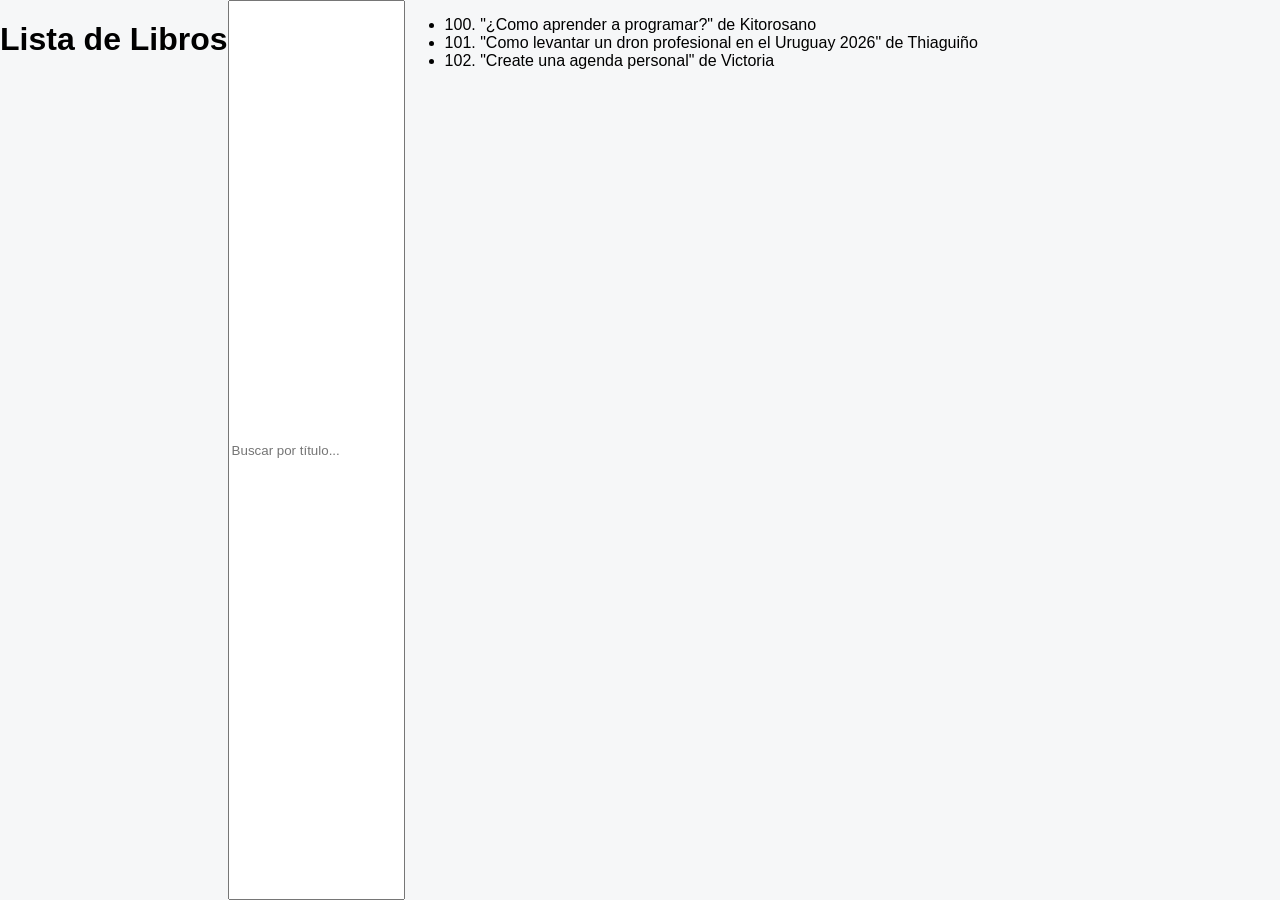
<file: html/books.html>
<!doctype html>
<html lang="es">
  <head>
    <meta charset="UTF-8" />
    <meta name="viewport" content="width=device-width, initial-scale=1.0" />
    <title>Listar Libros</title>
    <link rel="stylesheet" href="../css/main.css" />
  </head>
  <body>
    <h1>Lista de Libros</h1>

    <!-- Campo de búsqueda -->
    <input type="search" name="q" placeholder="Buscar por título..." />

    <ul id="books-list">
      <!-- Los libros se insertarán aquí mediante JavaScript -->
    </ul>

    <!-- Insertar archivo JS -->
    <script src="../js/books.js"></script>
  </body>
</html>
</file>
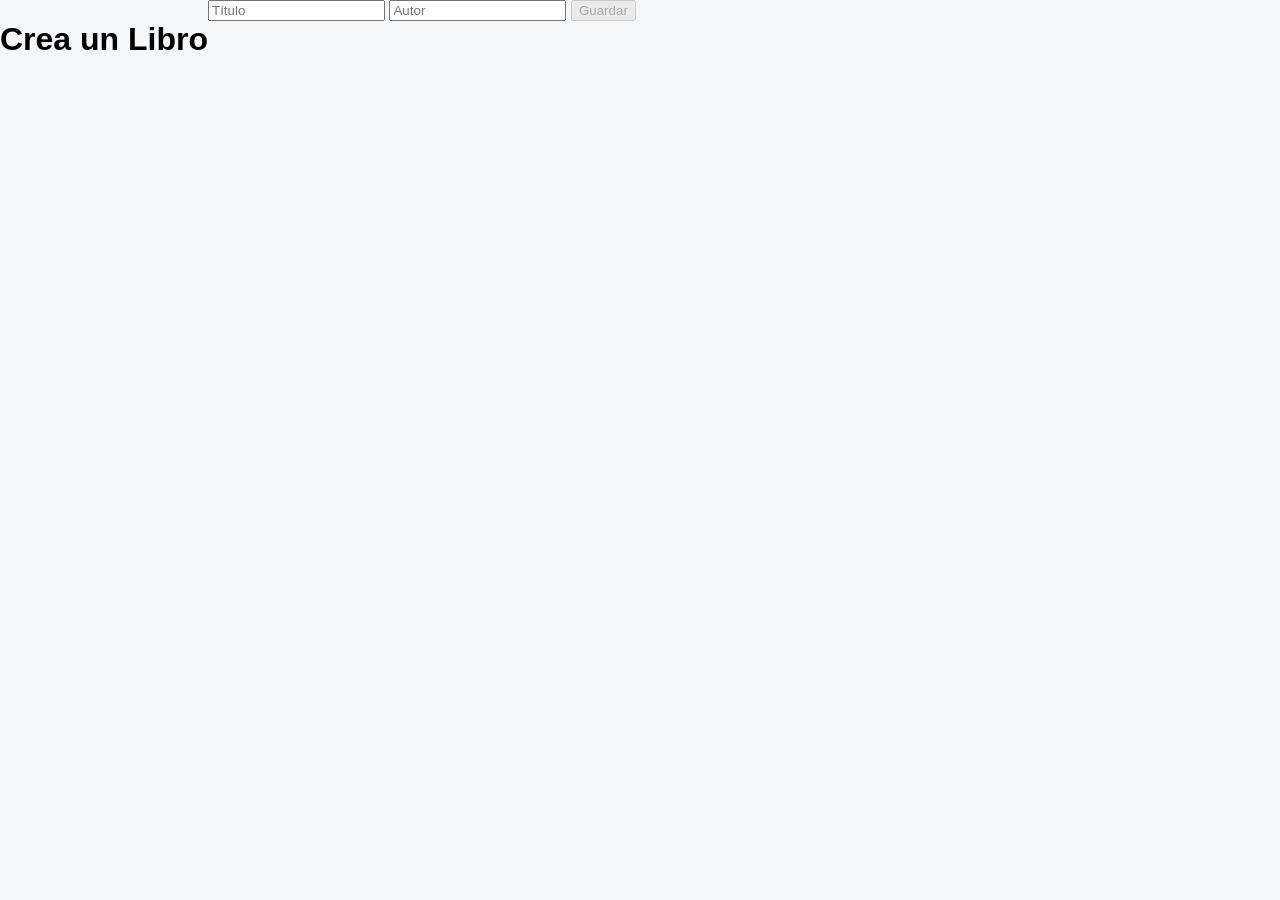
<file: html/create-books.html>
<!DOCTYPE html>
<html lang="en">
<head>
    <meta charset="UTF-8">
    <meta name="viewport" content="width=device-width, initial-scale=1.0">
    <title>Crear Libros</title>
    <link rel="stylesheet" href="../css/main.css" />
</head>
<body>
    <h1>Crea un Libro</h1>

    <form id="createBookFrom">
        <input type="text" id="title" placeholder="Título">
        <input type="text" id="author" placeholder="Autor">
        <button type="submit">Guardar</button>
    </form>

    <ul id="books-list">
      <!-- Los libros se insertarán aquí mediante JavaScript -->
    </ul>

    <script src="../js/create-books.js"></script>
</body>
</html>
</file>
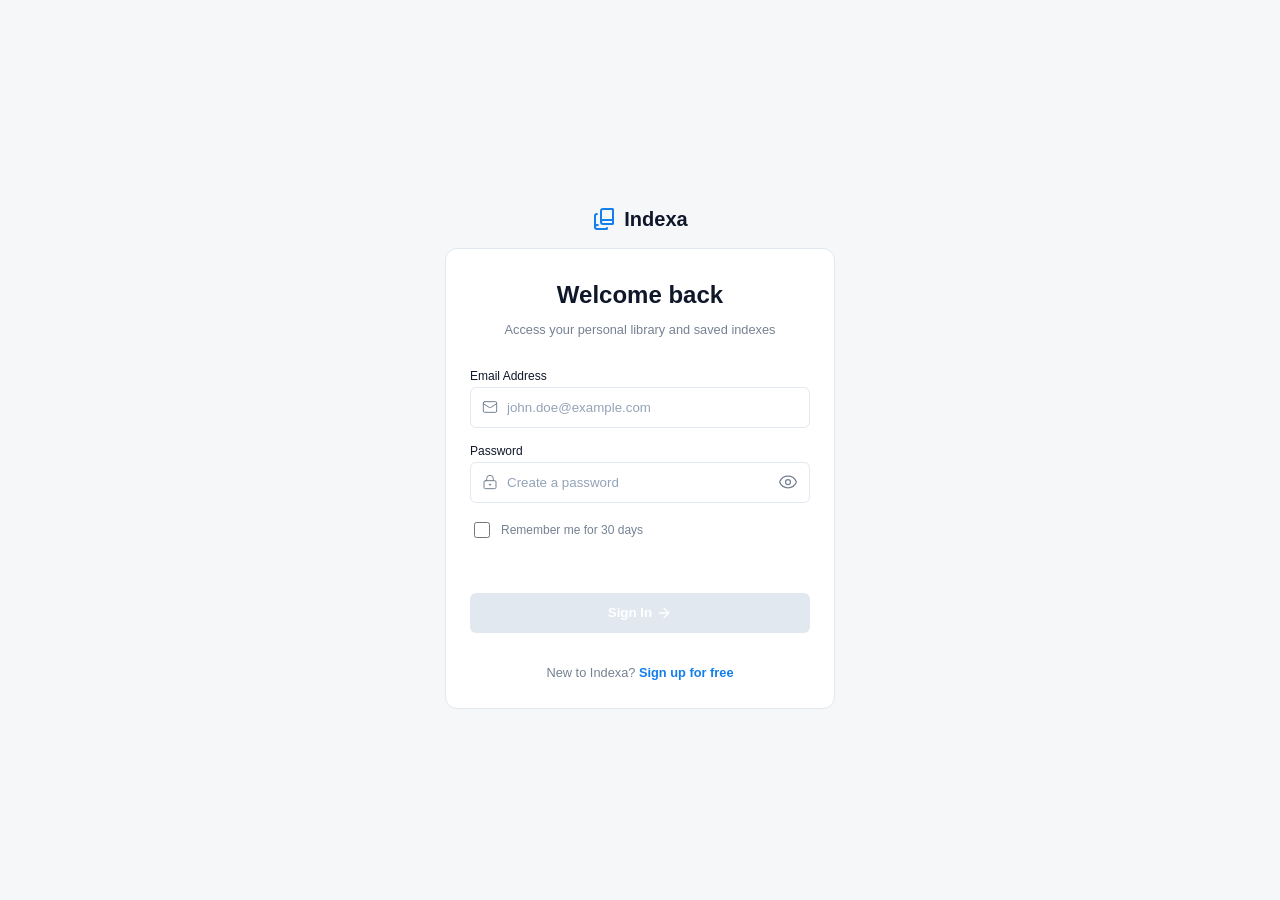
<file: html/login.html>
<!doctype html>
<html lang="en">
  <head>
    <meta charset="UTF-8" />
    <meta name="viewport" content="width=device-width, initial-scale=1.0" />
    <title>Indexa - Log In</title>
    <link rel="stylesheet" href="../css/main.css" />
    <link rel="stylesheet" href="../css/login.css" />
  </head>
  <body>
    <h2 id="indexa-title">
      <svg
        xmlns="http://www.w3.org/2000/svg"
        width="24"
        height="24"
        viewBox="0 0 24 24"
        fill="none"
        stroke="currentColor"
        stroke-width="2"
        stroke-linecap="round"
        stroke-linejoin="round"
        class="lucide lucide-book-copy-icon lucide-book-copy"
      >
        <path d="M5 7a2 2 0 0 0-2 2v11" />
        <path d="M5.803 18H5a2 2 0 0 0 0 4h9.5a.5.5 0 0 0 .5-.5V21" />
        <path
          d="M9 15V4a2 2 0 0 1 2-2h9.5a.5.5 0 0 1 .5.5v14a.5.5 0 0 1-.5.5H11a2 2 0 0 1 0-4h10"
        />
      </svg>
      Indexa
    </h2>

    <main>
      <h1>Welcome back</h1>
      <p>Access your personal library and saved indexes</p>

      <form id="loginForm">
        <label for="email">Email Address</label>
        <div class="form-input-container">
          <svg
            xmlns="http://www.w3.org/2000/svg"
            width="24"
            height="24"
            viewBox="0 0 24 24"
            fill="none"
            stroke="currentColor"
            stroke-width="2"
            stroke-linecap="round"
            stroke-linejoin="round"
            class="form-input-left-icon"
          >
            <path d="m22 7-8.991 5.727a2 2 0 0 1-2.009 0L2 7" />
            <rect x="2" y="4" width="20" height="16" rx="2" />
          </svg>
          <input
            type="email"
            id="email"
            placeholder="john.doe@example.com"
            min="6"
          />
        </div>

        <label for="password">Password</label>
        <div class="form-input-container">
          <svg
            xmlns="http://www.w3.org/2000/svg"
            width="24"
            height="24"
            viewBox="0 0 24 24"
            fill="none"
            stroke="currentColor"
            stroke-width="2"
            stroke-linecap="round"
            stroke-linejoin="round"
            class="form-input-left-icon"
          >
            <circle cx="12" cy="16" r="1" />
            <rect x="3" y="10" width="18" height="12" rx="2" />
            <path d="M7 10V7a5 5 0 0 1 10 0v3" />
          </svg>
          <input
            type="password"
            id="password"
            placeholder="Create a password"
            minlength="6"
          />
          <svg
            id="showPasswordIcon"
            xmlns="http://www.w3.org/2000/svg"
            width="24"
            height="24"
            viewBox="0 0 24 24"
            fill="none"
            stroke="currentColor"
            stroke-width="2"
            stroke-linecap="round"
            stroke-linejoin="round"
            class="form-input-right-icon"
          >
            <path
              d="M2.062 12.348a1 1 0 0 1 0-.696 10.75 10.75 0 0 1 19.876 0 1 1 0 0 1 0 .696 10.75 10.75 0 0 1-19.876 0"
            />
            <circle cx="12" cy="12" r="3" />
          </svg>
        </div>
        
        <div class="remember-me-container">
          <input type="checkbox" name="rememberMe" id="rememberMe">
          <label for="rememberMe">Remember me for 30 days</label>
        </div>

        <div id="messageContainer"></div>

        <button type="submit">
          Sign In

          <svg
            xmlns="http://www.w3.org/2000/svg"
            width="24"
            height="24"
            viewBox="0 0 24 24"
            fill="none"
            stroke="currentColor"
            stroke-width="2"
            stroke-linecap="round"
            stroke-linejoin="round"
            class="lucide lucide-arrow-right-icon lucide-arrow-right"
          >
            <path d="M5 12h14" />
            <path d="m12 5 7 7-7 7" />
          </svg>
        </button>
      </form>

      <p>
        New to Indexa?
        <a href="register.html">Sign up for free</a>
      </p>
    </main>

    <script src="../js/utils.js"></script>
    <script src="../js/spinner.js"></script>
    <script src="../js/login.js"></script>
  </body>
</html>
</file>
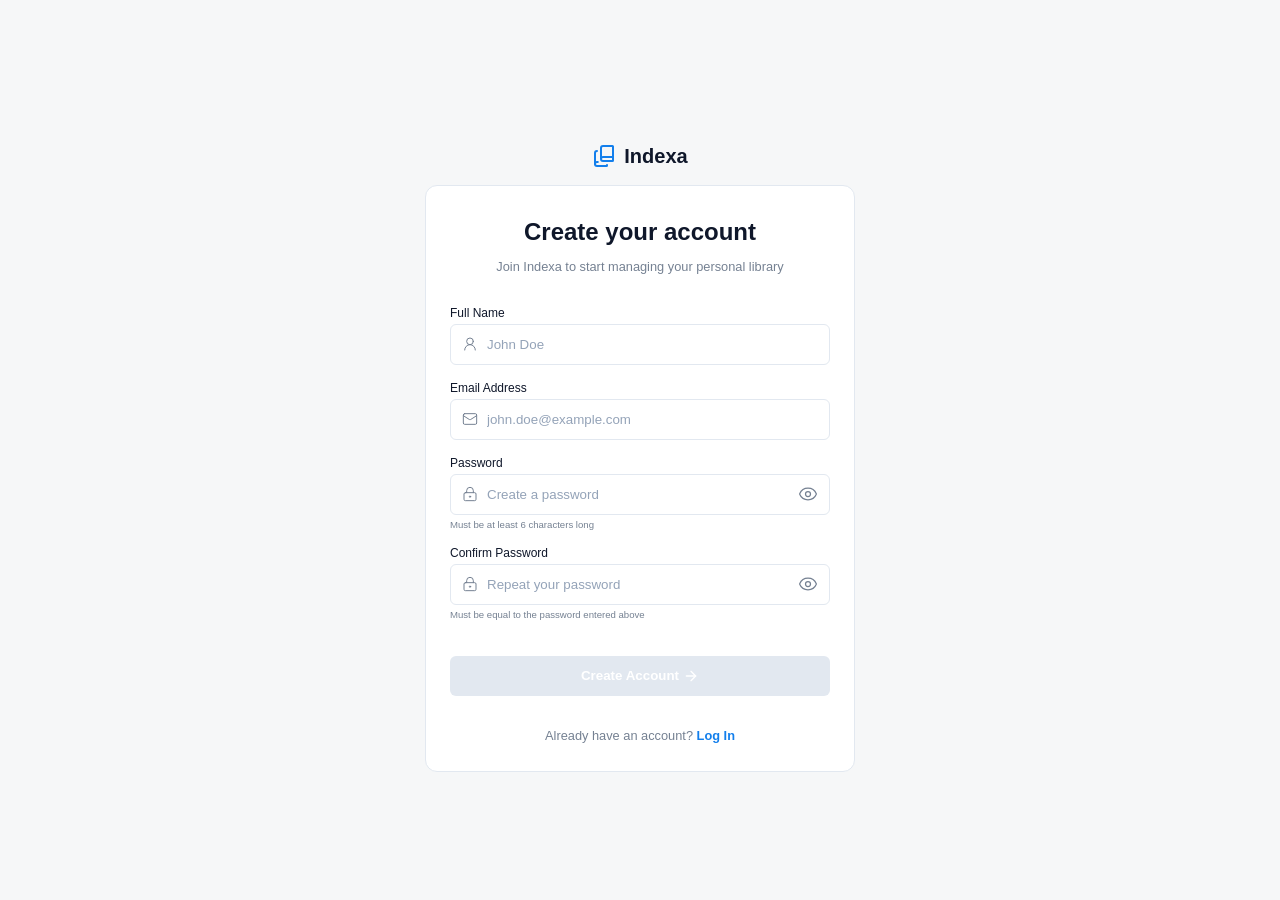
<file: html/register.html>
<!doctype html>
<html lang="en">
  <head>
    <meta charset="UTF-8" />
    <meta name="viewport" content="width=device-width, initial-scale=1.0" />
    <title>Indexa - Create Your account</title>
    <link rel="stylesheet" href="../css/main.css" />
    <link rel="stylesheet" href="../css/register.css" />
  </head>
  <body>
    <h2 id="indexa-title">
      <svg
        xmlns="http://www.w3.org/2000/svg"
        width="24"
        height="24"
        viewBox="0 0 24 24"
        fill="none"
        stroke="currentColor"
        stroke-width="2"
        stroke-linecap="round"
        stroke-linejoin="round"
        class="lucide lucide-book-copy-icon lucide-book-copy"
      >
        <path d="M5 7a2 2 0 0 0-2 2v11" />
        <path d="M5.803 18H5a2 2 0 0 0 0 4h9.5a.5.5 0 0 0 .5-.5V21" />
        <path
          d="M9 15V4a2 2 0 0 1 2-2h9.5a.5.5 0 0 1 .5.5v14a.5.5 0 0 1-.5.5H11a2 2 0 0 1 0-4h10"
        />
      </svg>
      Indexa
    </h2>
    <main>
      <h1>Create your account</h1>
      <p>Join Indexa to start managing your personal library</p>

      <form id="registerForm">
        <label for="name">Full Name</label>
        <div class="form-input-container">
          <svg
            xmlns="http://www.w3.org/2000/svg"
            width="24"
            height="24"
            viewBox="0 0 24 24"
            fill="none"
            stroke="currentColor"
            stroke-width="2"
            stroke-linecap="round"
            stroke-linejoin="round"
            class="form-input-left-icon"
          >
            <circle cx="12" cy="8" r="5" />
            <path d="M20 21a8 8 0 0 0-16 0" />
          </svg>
          <input type="text" id="name" placeholder="John Doe" />
        </div>

        <label for="email">Email Address</label>
        <div class="form-input-container">
          <svg
            xmlns="http://www.w3.org/2000/svg"
            width="24"
            height="24"
            viewBox="0 0 24 24"
            fill="none"
            stroke="currentColor"
            stroke-width="2"
            stroke-linecap="round"
            stroke-linejoin="round"
            class="form-input-left-icon"
          >
            <path d="m22 7-8.991 5.727a2 2 0 0 1-2.009 0L2 7" />
            <rect x="2" y="4" width="20" height="16" rx="2" />
          </svg>
          <input
            type="email"
            id="email"
            placeholder="john.doe@example.com"
            min="6"
          />
        </div>

        <label for="password">Password</label>
        <div class="form-input-container">
          <svg
            xmlns="http://www.w3.org/2000/svg"
            width="24"
            height="24"
            viewBox="0 0 24 24"
            fill="none"
            stroke="currentColor"
            stroke-width="2"
            stroke-linecap="round"
            stroke-linejoin="round"
            class="form-input-left-icon"
          >
            <circle cx="12" cy="16" r="1" />
            <rect x="3" y="10" width="18" height="12" rx="2" />
            <path d="M7 10V7a5 5 0 0 1 10 0v3" />
          </svg>
          <input
            type="password"
            id="password"
            placeholder="Create a password"
            minlength="6"
          />
          <svg
            id="showPasswordIcon"
            xmlns="http://www.w3.org/2000/svg"
            width="24"
            height="24"
            viewBox="0 0 24 24"
            fill="none"
            stroke="currentColor"
            stroke-width="2"
            stroke-linecap="round"
            stroke-linejoin="round"
            class="form-input-right-icon"
          >
            <path
              d="M2.062 12.348a1 1 0 0 1 0-.696 10.75 10.75 0 0 1 19.876 0 1 1 0 0 1 0 .696 10.75 10.75 0 0 1-19.876 0"
            />
            <circle cx="12" cy="12" r="3" />
          </svg>
        </div>
        <span id="passwordRequirements"
          >Must be at least 6 characters long</span
        >

        <label for="confirmPassword">Confirm Password</label>
        <div class="form-input-container">
          <svg
            xmlns="http://www.w3.org/2000/svg"
            width="24"
            height="24"
            viewBox="0 0 24 24"
            fill="none"
            stroke="currentColor"
            stroke-width="2"
            stroke-linecap="round"
            stroke-linejoin="round"
            class="form-input-left-icon"
          >
            <circle cx="12" cy="16" r="1" />
            <rect x="3" y="10" width="18" height="12" rx="2" />
            <path d="M7 10V7a5 5 0 0 1 10 0v3" />
          </svg>
          <input
            type="password"
            id="confirmPassword"
            placeholder="Repeat your password"
            minlength="6"
          />
          <svg
            id="showConfirmPasswordIcon"
            xmlns="http://www.w3.org/2000/svg"
            width="24"
            height="24"
            viewBox="0 0 24 24"
            fill="none"
            stroke="currentColor"
            stroke-width="2"
            stroke-linecap="round"
            stroke-linejoin="round"
            class="form-input-right-icon"
          >
            <path
              d="M2.062 12.348a1 1 0 0 1 0-.696 10.75 10.75 0 0 1 19.876 0 1 1 0 0 1 0 .696 10.75 10.75 0 0 1-19.876 0"
            />
            <circle cx="12" cy="12" r="3" />
          </svg>
        </div>
        <span id="passwordRequirements"
          >Must be equal to the password entered above</span
        >

        <span id="messageContainer"></span>

        <button type="submit">
          Create Account

          <svg
            xmlns="http://www.w3.org/2000/svg"
            width="24"
            height="24"
            viewBox="0 0 24 24"
            fill="none"
            stroke="currentColor"
            stroke-width="2"
            stroke-linecap="round"
            stroke-linejoin="round"
            class="lucide lucide-arrow-right-icon lucide-arrow-right"
          >
            <path d="M5 12h14" />
            <path d="m12 5 7 7-7 7" />
          </svg>
        </button>
      </form>

      <p>
        Already have an account?
        <a href="login.html">Log In</a>
      </p>
    </main>

    <script src="../js/utils.js"></script>
    <script src="../js/spinner.js"></script>
    <script src="../js/register.js"></script>
  </body>
</html>
</file>
<file: css/main.css>
*,
**,
*::after,
*::before {
  margin: 0;
  padding: 0;
  box-sizing: border-box;
}

:root {
  --background-color: #f6f7f8;
  --border-color: #e2e8f0;
  --color-dark: #0f172a;
  --color-grey: #758192;
  --color-link: #3b82f6;
  --color-primary: #137fec;
  --color-primary-hover: #0f6cd9;

  --color-error: #dc2626;
  --color-success: #16a34a;
}

body {
  margin: 0;
  padding: 0;
  box-sizing: border-box;
  font-family: "Inter", sans-serif;

  background-color: var(--background-color);
  min-height: 100vh;

  display: flex;
}

.mainLoader {
  position: absolute;
  top: 0;
  left: 0;
  width: 100%;
  height: 100%;
  display: flex;
  justify-content: center;
  align-items: center;
  background-color: rgba(255, 255, 255, 0.8);
  z-index: 9999;

  color: var(--color-primary);
}

.mainLoader svg {
  width: 3rem;
  height: 3rem;
  animation: spin 1s linear infinite;
}

@keyframes spin {
  from {
    transform: rotate(0deg);
  }
  to {
    transform: rotate(360deg);
  }
}
</file>
<file: css/sidebar.css>
aside{
    display: flex;
    flex-direction: column;
    height: 100vh;
    width: 80px;
    justify-content: space-between;
    background-color: white;
    border-right: 1px solid #e0e0e0;
    transition: 0.2s;
}

aside:hover{
    width: 260px; 
}

.topSider{
    margin: 0 20px;
    display: flex;
    flex-direction: column;
    align-items: left;
    justify-content: center;
}

svg{
    stroke: #4c74e4;
    width: 24px;
    height: 24px;
}

.title{
    margin: 0;
    padding: 0;
    display: flex;
    align-items: center;
    justify-content: center;
    gap: 10px;
}

aside:hover .title{
    justify-content: left;
}

.title svg {
    width: 32px;
    height: 32px;
}

#mainTitle{
    color: #4c74e4;
    font-size: 0.01px;
    width: 0px;
    transition: 0.2s;
}

aside:hover #mainTitle{
    font-size: 24px;
}

aside p{
    margin: 0px;
    font-size: 0.01px;
    padding: 0px;
    width: 0px;
    transition: 0.2s;
}

aside:hover p{
    font-size: 16px;
    width: 100px;
}

hr{
    border: none;
    border-top: 1px solid #e0e0e0;
    width: 100%;
}

ul{
    display: flex;
    flex-direction: column;
    align-items: left;
    justify-content: center;
    width: 100%;
    list-style-type: none;
    padding: 0px 10px;
    gap: 10px;
}

li{
    width: 100%;
    display: flex;
    align-items: center;
    justify-content: left;
    border-radius: 10px;
    gap: 10px;
    padding: 10px 0 10px;
    font-weight: 500;
}

aside:hover li{
    justify-content: left;
}

li:hover{
    background-color: #F0F6FF;
    cursor: pointer;
    color: #4c74e4;
}

.title{
    margin-block: 10px;
}


.userContainer{
    display: flex;
    align-items: center;
    justify-content: left;
    border: none;
    border-top:  1px solid #e0e0e0;
    padding-inline: 20px;
    padding-block: 10px;
}

.userContainer:hover{
    background-color: #F0F6FF;
    cursor: pointer;
    color: #4c74e4;
}
.userContainer:hover .userData #userDataName{
    color: #4c74e4;
}

.userIcon{
    width: 40px;
    height: 40px;
    border-radius: 50%;
    overflow: hidden;
    min-width: 40px;
    min-height: 40px;
    flex-shrink: 0;
}


.userIcon img{
    width: 100%;
    height: 100%;
    object-fit: cover;
}

.userData{
    display: flex;
    flex-direction: column;
    margin: 20px;
    transition: 0.2s;
}

#userDataName{
    color: black;
    font-weight: bold;
    font-size: 0.01px;
    padding: 0px;
    margin: 0px;
    transition: 0.2s;
}
aside:hover #userDataName{
    font-size: 15px;
}

#userDataEmail{
    color: grey;
    font-size: 0.01px;
    padding: 0px;
    margin: 0px;
    transition: 0.2s
}
aside:hover #userDataEmail{
    font-size: 12px;
}
</file>
<file: css/home.css>
main {
  flex: 1;
  padding: 20px;
}
</file>
<file: css/groups.css>
main {
  flex: 1;
  padding: 20px;
}
</file>
<file: css/library.css>
main {
  flex: 1;
  padding: 20px;
}
</file>
<file: css/login.css>
body {
  display: flex;
  flex-direction: column;
  justify-content: center;
  align-items: center;
  color: var(--color-dark);
}

h2 {
  font-size: 1.25rem;
  font-weight: bold;
  display: flex;
  align-items: center;
  gap: 0.5rem;
}

h2 svg {
  color: var(--color-primary);
}

main {
  position: relative;
  background-color: white;
  border: 1px solid var(--border-color);
  border-radius: 0.75rem;
  padding: 1rem 1.5rem;
  max-width: 340px;
  width: 100%;
}

main h1 {
  font-size: 1.5rem;
  margin-bottom: 0.5rem;
  text-align: center;
  color: var(--color-dark);
}

main p {
  font-size: 0.8rem;
  color: #758192;
  text-align: center;
}

form {
  display: flex;
  width: 100%;
  flex-direction: column;
  margin: 2rem 0;
}

form label {
  font-size: 0.75rem;
  margin-bottom: 0.25rem;
  font-weight: 500;
}

.form-input-container {
  position: relative;
  display: flex;
  align-items: center;
  margin-bottom: 1rem;
}

.form-input-container input {
  padding: 0.75rem 2.25rem;
  width: 100%;
  border: 1px solid var(--border-color);
  border-radius: 0.375rem;
}

.form-input-container input::placeholder {
  color: #94a3b8;
}

.form-input-container .form-input-left-icon, 
.form-input-container .form-input-right-icon {
  position: absolute;
  top: 50%;
  transform: translateY(-50%);
  left: 0.75rem;

  stroke-width: 1.5;
  width: 1rem;
  height: 1rem;
  color: var(--color-grey);
  z-index: 1;
}

.form-input-container .form-input-right-icon {
  left: auto;
  right: 0.75rem;
  cursor: pointer;
  width: 1.25rem;
  height: 1.25rem;
}

.form-input-container .form-input-right-icon:hover {
  color: var(--color-dark);
}

.remember-me-container {
  display: flex;
  align-items: center;
  gap: 0.5rem;
  margin-bottom: 2rem;
}

.remember-me-container input {
  width: 16px;
  height: 16px;
  border: 1px solid var(--color-grey);
}

.remember-me-container label {
  font-size: 0.75rem;
  margin: 0;
  color: var(--color-grey)
}

form button {
  display: flex;
  justify-content: center;  
  align-items: center;
  gap: 0.25rem;
  padding: 0.75rem;
  background-color: var(--color-primary);
  color: white;
  border: none;
  border-radius: 0.375rem;
  font-weight: bold;
  cursor: pointer;
}

form button:hover {
  background-color: var(--color-primary-hover)
}

form button:disabled {
  background-color: var(--border-color);
  cursor: not-allowed;
}

form button svg {
  width: 1rem;
  height: 1rem;
  stroke-width: 2;
}

a {
  text-decoration: none;
  font-weight: bold;
  color: var(--color-primary);
}

a:hover {
  text-decoration: underline;
  color: var(--color-primary-hover);
}

#messageContainer {
  text-align: center;
  font-size: 0.875rem;
  min-height: 1.25rem; /* para evitar que el contenedor cambie de tamaño al mostrar mensajes */
}

#messageContainer.error {
  color: var(--color-error);
}

#messageContainer.success {
  color: var(--color-success);
}
</file>
<file: css/register.css>
body {
  display: flex;
  flex-direction: column;
  justify-content: center;
  align-items: center;
  color: var(--color-dark);
}

h2 {
  font-size: 1.25rem;
  font-weight: bold;
  display: flex;
  align-items: center;
  gap: 0.5rem;
}

h2 svg {
  color: var(--color-primary);
}

main {
  position: relative;
  background-color: white;
  border: 1px solid var(--border-color);
  border-radius: 0.75rem;
  padding: 1rem 1.5rem;
  max-width: 380px;
  width: 100%;
}

main h1 {
  font-size: 1.5rem;
  margin-bottom: 0.5rem;
  text-align: center;
  color: var(--color-dark);
}

main p {
  font-size: 0.8rem;
  color: #758192;
  text-align: center;
}

form {
  display: flex;
  width: 100%;
  flex-direction: column;
  margin: 2rem 0;
}

form label {
  font-size: 0.75rem;
  margin-bottom: 0.25rem;
  font-weight: 500;
}

.form-input-container {
  position: relative;
  display: flex;
  align-items: center;
  margin-bottom: 1rem;
}

.form-input-container input {
  padding: 0.75rem 2.25rem;
  width: 100%;
  border: 1px solid var(--border-color);
  border-radius: 0.375rem;
}

.form-input-container input::placeholder {
  color: #94a3b8;
}

.form-input-container .form-input-left-icon, 
.form-input-container .form-input-right-icon {
  position: absolute;
  top: 50%;
  transform: translateY(-50%);
  left: 0.75rem;

  stroke-width: 1.5;
  width: 1rem;
  height: 1rem;
  color: var(--color-grey);
  z-index: 1;
}

.form-input-container .form-input-right-icon {
  left: auto;
  right: 0.75rem;
  cursor: pointer;
  width: 1.25rem;
  height: 1.25rem;
}

.form-input-container .form-input-right-icon:hover {
  color: var(--color-dark);
}

#passwordRequirements {
  margin: -0.75rem 0 1rem;
  font-size: 0.6rem;
  color: var(--color-grey);
}

form button {
  display: flex;
  justify-content: center;  
  align-items: center;
  gap: 0.25rem;
  padding: 0.75rem;
  background-color: var(--color-primary);
  color: white;
  border: none;
  border-radius: 0.375rem;
  font-weight: bold;
  cursor: pointer;
}

form button:hover {
  background-color: var(--color-primary-hover)
}

form button:disabled {
  background-color: var(--border-color);
  cursor: not-allowed;
}

form button svg {
  width: 1rem;
  height: 1rem;
  stroke-width: 2;
}

a {
  text-decoration: none;
  font-weight: bold;
  color: var(--color-primary);
}

a:hover {
  text-decoration: underline;
  color: var(--color-primary-hover);
}

#messageContainer {
  text-align: center;
  font-size: 0.875rem;
  min-height: 1.25rem; /* para evitar que el contenedor cambie de tamaño al mostrar mensajes */
}

#messageContainer.error {
  color: var(--color-error);
}

#messageContainer.success {
  color: var(--color-success);
}
</file>
<file: css/search.css>
main {
  flex: 1;
  padding: 20px;
}
</file>
<file: css/settings.css>
main {
  flex: 1;
  padding: 20px;
}
</file>
